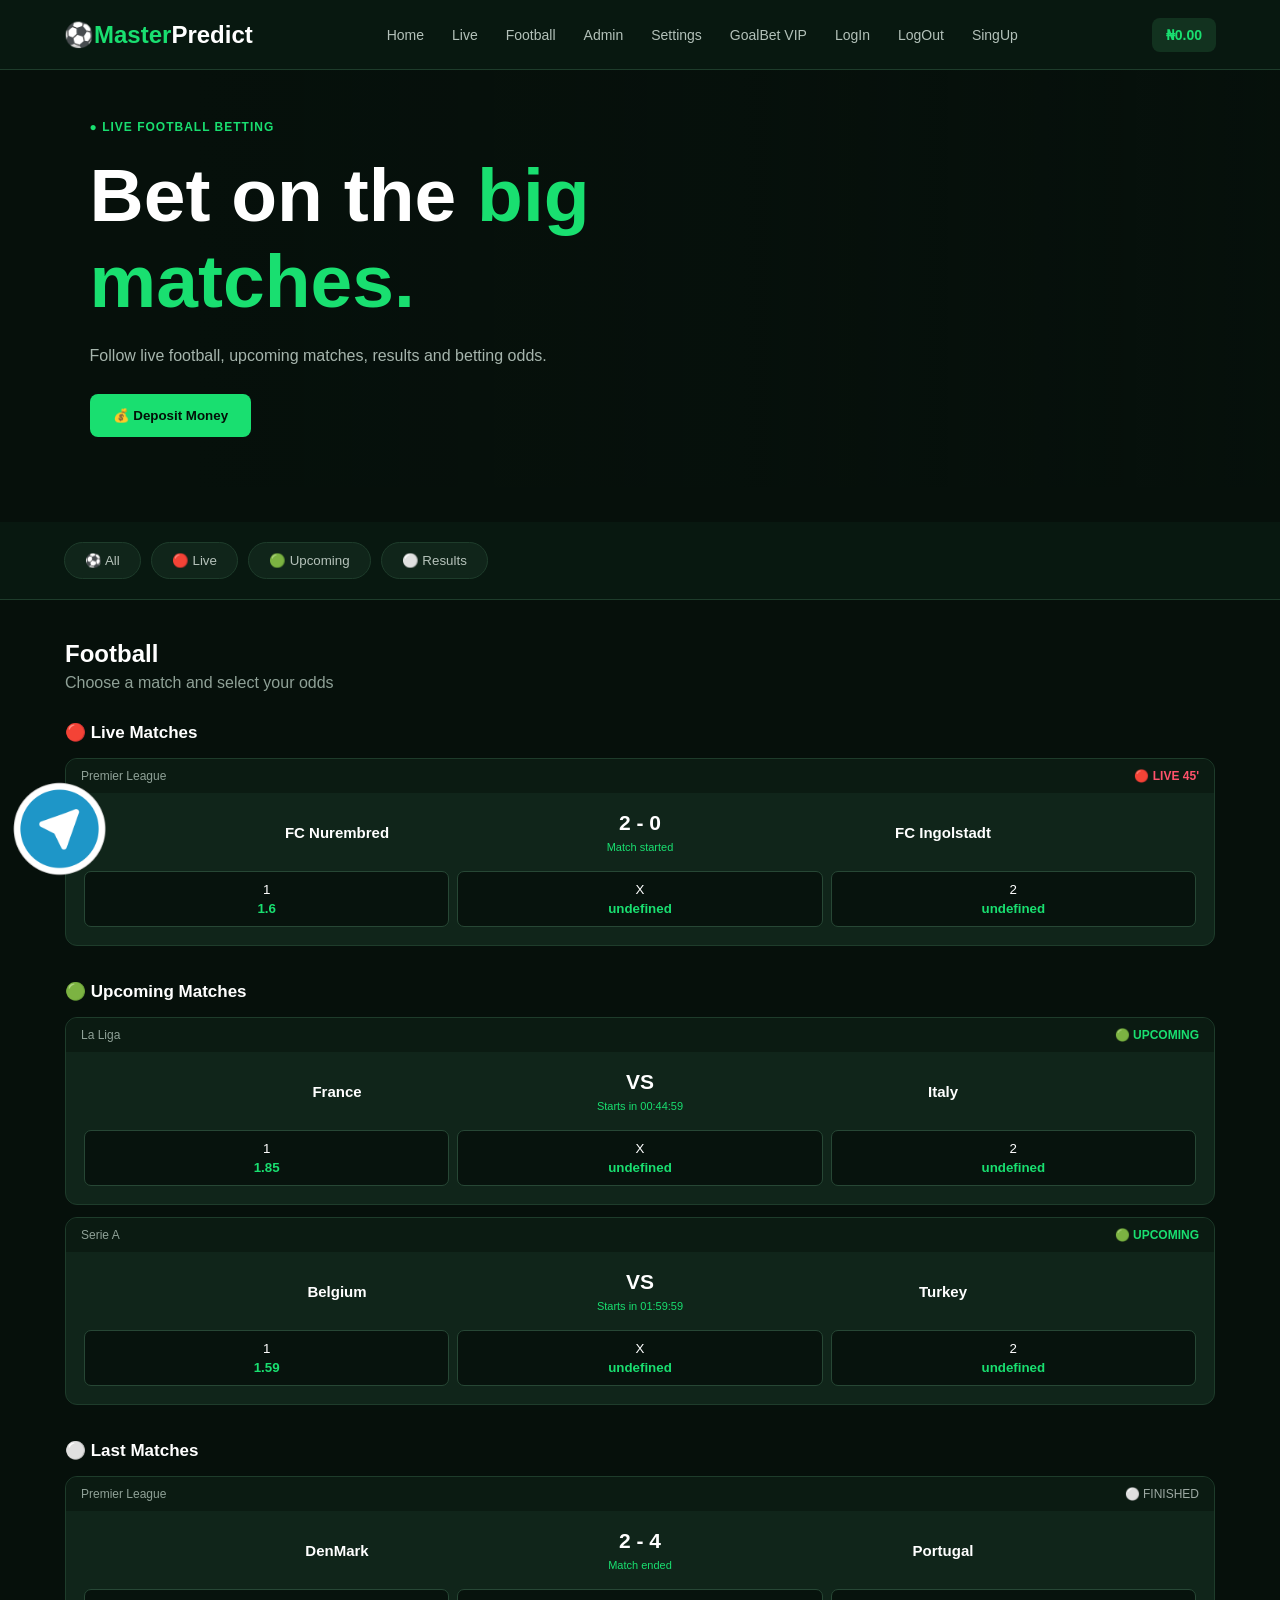
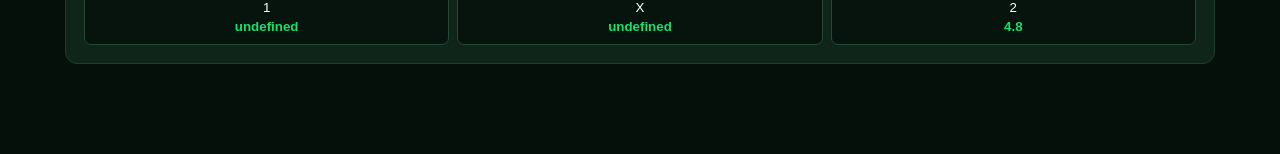
<file: index.html>
<!DOCTYPE html>
<html lang="en">

<head>
    <meta charset="UTF-8">

    <meta
        name="viewport"
        content="width=device-width, initial-scale=1.0">

    <title>BetZone Football</title>

    <link rel="stylesheet" href="style.css">
</head>

<body>

<!-- ================= HEADER ================= -->

<header class="header">

    <div class="logo">
        ⚽<span>Master</span>Predict
    </div>

    <nav>
        <a href="#home">Home</a>
        <a href="#live">Live</a>
        <a href="#matches">Football</a>
        <a href="file:///C:/Users/USER/Documents/Dashbord/home.html#dashboard">Admin</a>
        <a href="setting.html">Settings</a>
        <a href="vip.html">GoalBet VIP</a>
        <a href="login.html">LogIn</a>
        <a href="logout.html">LogOut</a>
        <a href="singup.html">SingUp</a>
    </nav>

    <div class="wallet">

        <span></span>

        <strong>
            ₦<span id="balance">0.00</span>
        </strong>

    </div>

</header>


<!-- ================= HERO ================= -->

<section class="hero" id="home">

    <div class="hero-content">

        <div class="live-label">
            ● LIVE FOOTBALL BETTING
        </div>

        <h1>
            Bet on the
            <span>big matches.</span>
        </h1>

        <p>
            Follow live football, upcoming matches,
            results and betting odds.
        </p>

        <button
            class="primary-btn"
            onclick="depositMoney()">

            💰 Deposit Money

        </button>

    </div>

</section>


<!-- ================= QUICK MENU ================= -->

<div class="quick-menu">

    <button onclick="showCategory('all')">
        ⚽ All
    </button>

    <button onclick="showCategory('live')">
        🔴 Live
    </button>

    <button onclick="showCategory('upcoming')">
        🟢 Upcoming
    </button>

    <button onclick="showCategory('finished')">
        ⚪ Results
    </button>

</div>


<!-- ================= MAIN ================= -->

<main id="matches">

    <div class="page-title">

        <h2>
            Football
        </h2>

        <p>
            Choose a match and select your odds
        </p>

    </div>


    <!-- LIVE -->

    <section id="live">

        <h3>🔴 Live Matches</h3>

        <div
            id="liveMatches"
            class="match-list">
        </div>

    </section>


    <!-- UPCOMING -->

    <section>

        <h3>🟢 Upcoming Matches</h3>

        <div
            id="upcomingMatches"
            class="match-list">
        </div>

    </section>


    <!-- FINISHED -->

    <section>

        <h3>⚪ Last Matches</h3>

        <div
            id="finishedMatches"
            class="match-list">
        </div>

    </section>

    <div class="boxes">
<a href="https://t.me/masterpredict258">
    <img src="image/round.png" alt="" style="height: 100%; width: 100%;">
</a>
</div>
</main>


<!-- ================= BET SLIP ================= -->

<!-- <aside class="betslip">

    <div class="betslip-header">

        <h2>🎟 Bet Slip</h2>

        <span id="betCount">
            0
        </span>

    </div>


    <div id="betItems">

        <div class="empty-slip">

            <div>
                🎟️
            </div>

            <p>
                Your bet slip is empty
            </p>

            <small>
                Select an odd to add a bet
            </small>

        </div>

    </div>


    <div class="bet-summary">

        <div>
            <span>Total Odds</span>

            <strong id="totalOdds">
                0.00
            </strong>
        </div>


        <label>
            Stake
        </label>

        <input
            id="stake"
            type="number"
            min="0"
            placeholder="₦ Enter amount"
            oninput="calculateWin()">


        <div>

            <span>Potential Win</span>

            <strong class="green">
                ₦<span id="potentialWin">
                    0.00
                </span>
            </strong>

        </div>


        <button
            class="place-btn"
            onclick="placeBet()">

            PLACE BET

        </button>

    </div>

</aside> -->


<!-- ================= MOBILE NAV ================= -->

<div class="mobile-nav">

    <a href="#home">
        🏠
        <small>Home</small>
    </a>

    <a href="#live">
        🔴
        <small>Live</small>
    </a>

    <a href="#matches">
        ⚽
        <small>Football</small>
    </a>

    <a href="file:///C:/Users/USER/Documents/Dashbord/home.html#dashboard">
        👤
        <small>Admin</small>
    </a>

</div>


<script src="app.js"></script>

</body>
</html>
</file>
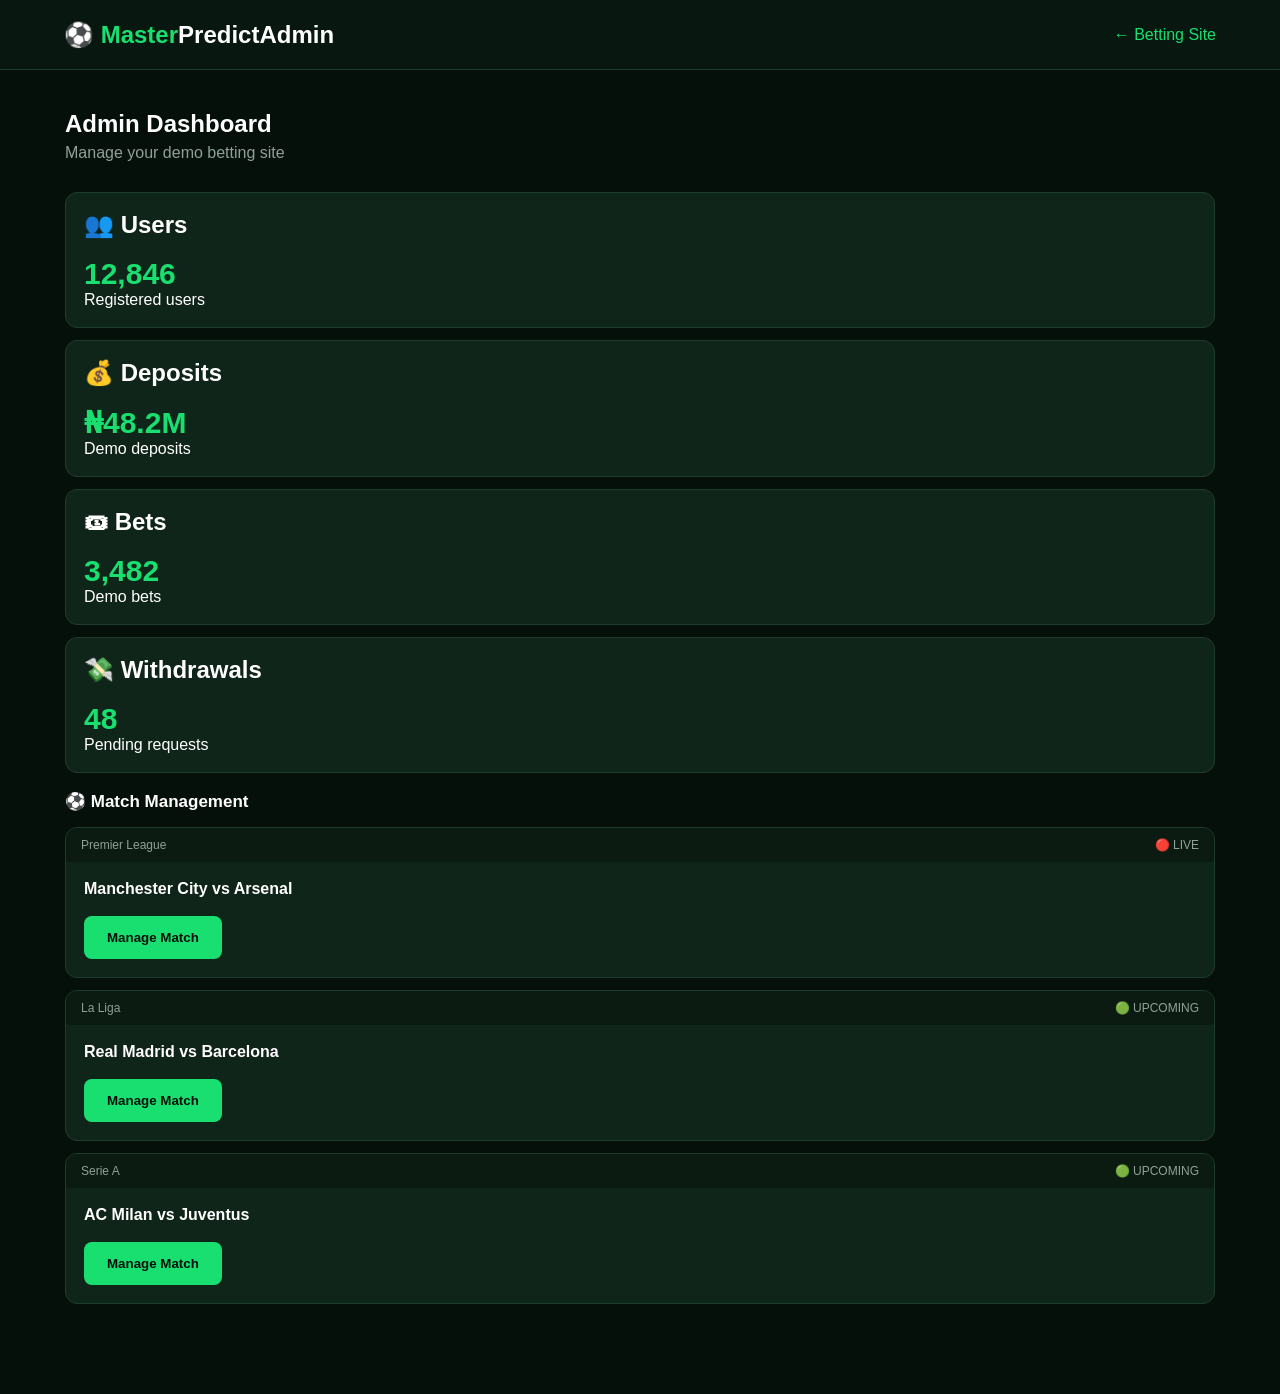
<file: admin.html>
<!DOCTYPE html>

<html lang="en">

<head>

    <meta charset="UTF-8">

    <meta
        name="viewport"
        content="width=device-width, initial-scale=1.0">

    <title>BetZone Admin</title>

    <link
        rel="stylesheet"
        href="style.css">

</head>

<body>

<header class="header">

    <div class="logo">
        ⚽ <span>Master</span>PredictAdmin
    </div>

    <a
        href="index.html"
        style="
            color:#19df70;
            text-decoration:none;
        ">

        ← Betting Site

    </a>

</header>


<main>

    <div class="page-title">

        <h2>
            Admin Dashboard
        </h2>

        <p>
            Manage your demo betting site
        </p>

    </div>


    <div class="match-list">

        <div class="match-card">

            <div class="match-body">

                <h2>
                    👥 Users
                </h2>

                <br>

                <strong
                    style="
                        color:#19df70;
                        font-size:30px;
                    ">

                    12,846

                </strong>

                <p>
                    Registered users
                </p>

            </div>

        </div>


        <div class="match-card">

            <div class="match-body">

                <h2>
                    💰 Deposits
                </h2>

                <br>

                <strong
                    style="
                        color:#19df70;
                        font-size:30px;
                    ">

                    ₦48.2M

                </strong>

                <p>
                    Demo deposits
                </p>

            </div>

        </div>


        <div class="match-card">

            <div class="match-body">

                <h2>
                    🎟 Bets
                </h2>

                <br>

                <strong
                    style="
                        color:#19df70;
                        font-size:30px;
                    ">

                    3,482

                </strong>

                <p>
                    Demo bets
                </p>

            </div>

        </div>


        <div class="match-card">

            <div class="match-body">

                <h2>
                    💸 Withdrawals
                </h2>

                <br>

                <strong
                    style="
                        color:#19df70;
                        font-size:30px;
                    ">

                    48

                </strong>

                <p>
                    Pending requests
                </p>

            </div>

        </div>

    </div>


    <br>


    <section>

        <h3>
            ⚽ Match Management
        </h3>

        <div
            id="adminMatches"
            class="match-list">
        </div>

    </section>

</main>


<script>

const matches = [

    {
        league: "Premier League",
        home: "Manchester City",
        away: "Arsenal",
        status: "🔴 LIVE"
    },

    {
        league: "La Liga",
        home: "Real Madrid",
        away: "Barcelona",
        status: "🟢 UPCOMING"
    },

    {
        league: "Serie A",
        home: "AC Milan",
        away: "Juventus",
        status: "🟢 UPCOMING"
    }

];


const container =
    document.getElementById(
        "adminMatches"
    );


matches.forEach(match => {

    container.innerHTML += `

        <div class="match-card">

            <div class="match-header">

                <span>
                    ${match.league}
                </span>

                <span>
                    ${match.status}
                </span>

            </div>

            <div class="match-body">

                <strong>
                    ${match.home}
                    vs
                    ${match.away}
                </strong>

                <br><br>

                <button
                    class="primary-btn"
                    onclick="
                        alert(
                            'Demo: betting market updated'
                        )
                    ">

                    Manage Match

                </button>

            </div>

        </div>

    `;

});

</script>

</body>
</html>
</file>
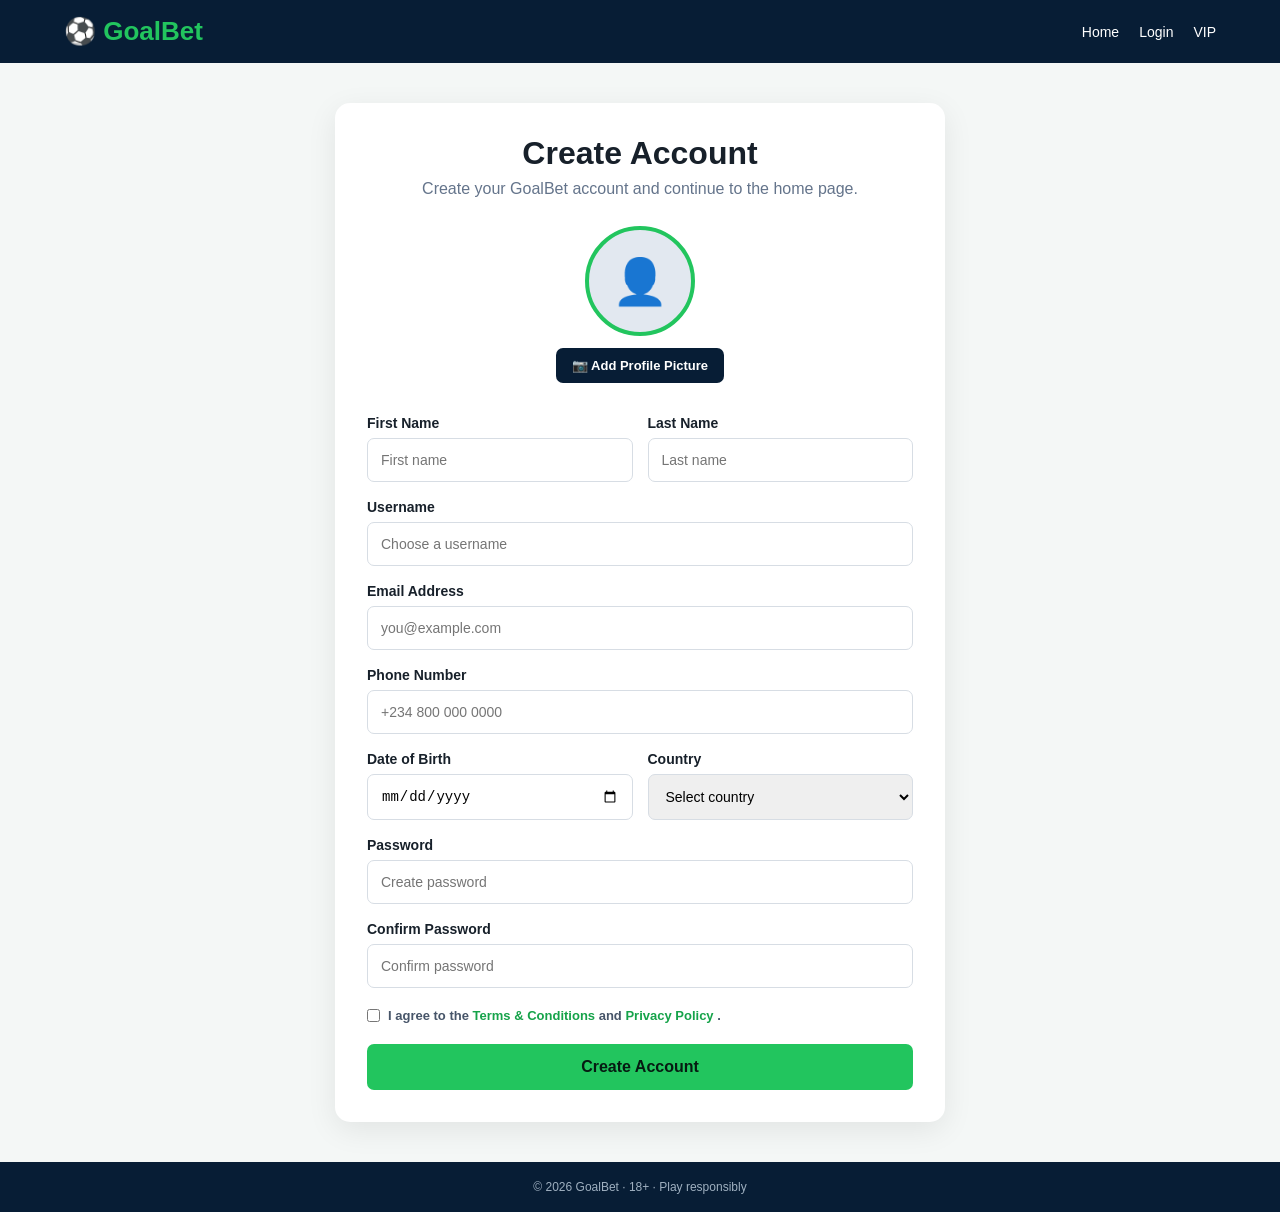
<file: creataccount.html>
<!DOCTYPE html>
<html lang="en">
<head>
  <meta charset="UTF-8">
  <meta name="viewport" content="width=device-width, initial-scale=1.0">
  <title>GoalBet - Create Account</title>

  <style>
    * {
      box-sizing: border-box;
      margin: 0;
      padding: 0;
    }

    body {
      font-family: Arial, sans-serif;
      min-height: 100vh;
      background: #f4f7f6;
      color: #17202a;
    }

    header {
      background: #071d35;
      color: white;
      padding: 16px 5%;
      display: flex;
      align-items: center;
      justify-content: space-between;
    }

    .logo {
      color: #22c55e;
      font-size: 26px;
      font-weight: bold;
    }

    nav {
      display: flex;
      gap: 20px;
    }

    nav a {
      color: white;
      text-decoration: none;
      font-size: 14px;
    }

    nav a:hover {
      color: #22c55e;
    }

    main {
      max-width: 650px;
      margin: 40px auto;
      padding: 0 20px;
    }

    .card {
      background: white;
      padding: 32px;
      border-radius: 15px;
      box-shadow: 0 8px 30px rgba(0,0,0,.08);
    }

    h1 {
      text-align: center;
      margin-bottom: 8px;
    }

    .subtitle {
      text-align: center;
      color: #64748b;
      margin-bottom: 28px;
    }

    .profile-upload {
      text-align: center;
      margin-bottom: 25px;
    }

    .profile-preview {
      width: 110px;
      height: 110px;
      border-radius: 50%;
      margin: auto;
      background: #e2e8f0;
      border: 4px solid #22c55e;
      overflow: hidden;
      display: flex;
      align-items: center;
      justify-content: center;
      font-size: 45px;
    }

    .profile-preview img {
      width: 100%;
      height: 100%;
      object-fit: cover;
      display: none;
    }

    .upload-btn {
      display: inline-block;
      margin-top: 12px;
      padding: 10px 16px;
      background: #071d35;
      color: white;
      border-radius: 7px;
      cursor: pointer;
      font-size: 13px;
    }

    #profilePicture {
      display: none;
    }

    .row {
      display: grid;
      grid-template-columns: 1fr 1fr;
      gap: 15px;
    }

    .form-group {
      margin-bottom: 17px;
    }

    label {
      display: block;
      font-weight: bold;
      font-size: 14px;
      margin-bottom: 7px;
    }

    input,
    select {
      width: 100%;
      padding: 13px;
      border: 1px solid #d7dde4;
      border-radius: 7px;
      outline: none;
      font-size: 14px;
    }

    input:focus,
    select:focus {
      border-color: #22c55e;
    }

    .terms {
      display: flex;
      gap: 8px;
      align-items: flex-start;
      margin: 18px 0;
      color: #475569;
      font-size: 13px;
      line-height: 1.5;
    }

    .terms input {
      width: auto;
      margin-top: 3px;
    }

    .terms a {
      color: #16a34a;
      font-weight: bold;
      text-decoration: none;
    }

    .create-btn {
      width: 100%;
      padding: 14px;
      border: none;
      border-radius: 7px;
      background: #22c55e;
      color: #061b12;
      font-weight: bold;
      font-size: 16px;
      cursor: pointer;
    }

    .create-btn:hover {
      background: #16a34a;
    }

    .message {
      display: none;
      padding: 12px;
      border-radius: 7px;
      margin-bottom: 18px;
      font-size: 14px;
    }

    .error {
      background: #fee2e2;
      color: #991b1b;
    }

    footer {
      margin-top: 40px;
      background: #071d35;
      color: #9fb0c0;
      text-align: center;
      padding: 18px;
      font-size: 12px;
    }

    @media (max-width: 600px) {
      nav {
        display: none;
      }

      .row {
        grid-template-columns: 1fr;
        gap: 0;
      }

      .card {
        padding: 24px 18px;
      }
    }
  </style>
</head>

<body>

<header>

  <div class="logo">
    ⚽ GoalBet
  </div>

  <nav>
    <a href="index.html">Home</a>
    <a href="login.html">Login</a>
    <a href="vip.html">VIP</a>
  </nav>

</header>


<main>

  <div class="card">

    <h1>Create Account</h1>

    <p class="subtitle">
      Create your GoalBet account and continue to the home page.
    </p>


    <div id="errorMessage" class="message error"></div>


    <!-- PROFILE PICTURE -->

    <div class="profile-upload">

      <div class="profile-preview">

        <span id="profileIcon">👤</span>

        <img
          id="profilePreview"
          alt="Profile preview"
        >

      </div>

      <label
        class="upload-btn"
        for="profilePicture"
      >
        📷 Add Profile Picture
      </label>

      <input
        id="profilePicture"
        type="file"
        accept="image/png,image/jpeg,image/webp"
        onchange="previewPicture(event)"
      >

    </div>


    <!-- ACCOUNT FORM -->

    <form
      id="createAccountForm"
      onsubmit="createAccount(event)"
    >

      <div class="row">

        <div class="form-group">

          <label for="firstName">
            First Name
          </label>

          <input
            id="firstName"
            type="text"
            placeholder="First name"
            required
          >

        </div>


        <div class="form-group">

          <label for="lastName">
            Last Name
          </label>

          <input
            id="lastName"
            type="text"
            placeholder="Last name"
            required
          >

        </div>

      </div>


      <div class="form-group">

        <label for="username">
          Username
        </label>

        <input
          id="username"
          type="text"
          placeholder="Choose a username"
          minlength="4"
          maxlength="20"
          required
        >

      </div>


      <div class="form-group">

        <label for="email">
          Email Address
        </label>

        <input
          id="email"
          type="email"
          placeholder="you@example.com"
          required
        >

      </div>


      <div class="form-group">

        <label for="phone">
          Phone Number
        </label>

        <input
          id="phone"
          type="tel"
          placeholder="+234 800 000 0000"
          required
        >

      </div>


      <div class="row">

        <div class="form-group">

          <label for="dob">
            Date of Birth
          </label>

          <input
            id="dob"
            type="date"
            required
          >

        </div>


        <div class="form-group">

          <label for="country">
            Country
          </label>

          <select id="country" required>

            <option value="">
              Select country
            </option>

            <option value="Nigeria">
              Nigeria
            </option>

            <option value="Ghana">
              Ghana
            </option>

            <option value="Kenya">
              Kenya
            </option>

            <option value="South Africa">
              South Africa
            </option>

            <option value="United Kingdom">
              United Kingdom
            </option>

            <option value="United States">
              United States
            </option>

            <option value="Other">
              Other
            </option>

          </select>

        </div>

      </div>


      <div class="form-group">

        <label for="password">
          Password
        </label>

        <input
          id="password"
          type="password"
          placeholder="Create password"
          minlength="8"
          required
        >

      </div>


      <div class="form-group">

        <label for="confirmPassword">
          Confirm Password
        </label>

        <input
          id="confirmPassword"
          type="password"
          placeholder="Confirm password"
          required
        >

      </div>


      <label class="terms">

        <input
          id="terms"
          type="checkbox"
          required
        >

        <span>
          I agree to the
          <a href="terms.html">
            Terms & Conditions
          </a>
          and
          <a href="privacy.html">
            Privacy Policy
          </a>.
        </span>

      </label>


      <button
        type="submit"
        class="create-btn"
      >
        Create Account
      </button>

    </form>

  </div>

</main>


<footer>
  © 2026 GoalBet · 18+ · Play responsibly
</footer>


<script>

let profilePictureData = "";


/*
========================================
PROFILE PICTURE PREVIEW
========================================
*/

function previewPicture(event) {

  const file =
    event.target.files[0];

  if (!file) return;


  if (!file.type.startsWith("image/")) {

    showError(
      "Please select a valid image."
    );

    return;
  }


  if (file.size > 2 * 1024 * 1024) {

    showError(
      "Profile picture must be smaller than 2 MB."
    );

    return;
  }


  const reader =
    new FileReader();


  reader.onload = function(e) {

    profilePictureData =
      e.target.result;


    const preview =
      document.getElementById(
        "profilePreview"
      );


    preview.src =
      profilePictureData;


    preview.style.display =
      "block";


    document.getElementById(
      "profileIcon"
    ).style.display =
      "none";

  };


  reader.readAsDataURL(file);
}


/*
========================================
CREATE ACCOUNT
========================================
*/

function createAccount(event) {

  event.preventDefault();


  const firstName =
    document.getElementById(
      "firstName"
    ).value.trim();


  const lastName =
    document.getElementById(
      "lastName"
    ).value.trim();


  const username =
    document.getElementById(
      "username"
    ).value.trim();


  const email =
    document.getElementById(
      "email"
    ).value.trim();


  const phone =
    document.getElementById(
      "phone"
    ).value.trim();


  const dob =
    document.getElementById(
      "dob"
    ).value;


  const country =
    document.getElementById(
      "country"
    ).value;


  const password =
    document.getElementById(
      "password"
    ).value;


  const confirmPassword =
    document.getElementById(
      "confirmPassword"
    ).value;


  /*
  PASSWORD CHECK
  */

  if (password.length < 8) {

    showError(
      "Password must contain at least 8 characters."
    );

    return;
  }


  if (password !== confirmPassword) {

    showError(
      "Passwords do not match."
    );

    return;
  }


  /*
  USERNAME CHECK
  */

  if (
    !/^[a-zA-Z0-9_]{4,20}$/.test(
      username
    )
  ) {

    showError(
      "Username must contain 4–20 letters, numbers or underscores."
    );

    return;
  }


  /*
  CREATE ACCOUNT OBJECT
  */

  const account = {

    id:
      "GB-" + Date.now(),

    firstName:
      firstName,

    lastName:
      lastName,

    username:
      username,

    email:
      email,

    phone:
      phone,

    dob:
      dob,

    country:
      country,

    profilePicture:
      profilePictureData,

    vipStatus:
      "Not a VIP member",

    balance:
      0,

    status:
      "active",

    createdAt:
      new Date().toLocaleString()

  };


  /*
  SAVE ACCOUNT
  */

  localStorage.setItem(
    "goalbetAccount",
    JSON.stringify(account)
  );


  /*
  MARK USER AS LOGGED IN
  */

  sessionStorage.setItem(
    "goalbetLoggedIn",
    "true"
  );


  /*
  GO DIRECTLY TO HOME PAGE
  */

  window.location.href =
    "index.html";

}


/*
========================================
ERROR MESSAGE
========================================
*/

function showError(message) {

  const error =
    document.getElementById(
      "errorMessage"
    );

  error.textContent =
    message;

  error.style.display =
    "block";

}

</script>

</body>
</html>
</file>
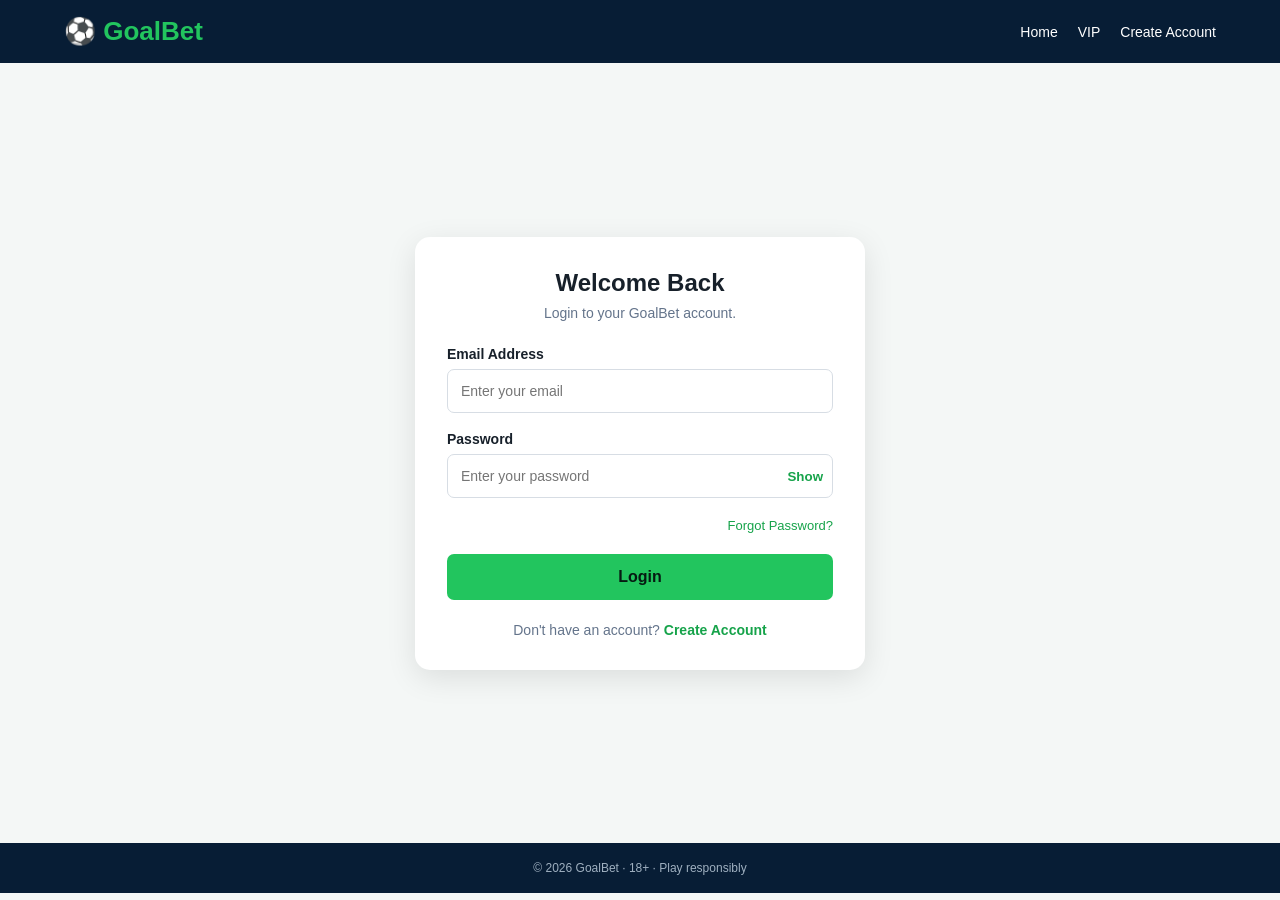
<file: login.html>
<!DOCTYPE html>
<html lang="en">

<head>

  <meta charset="UTF-8">

  <meta
    name="viewport"
    content="width=device-width, initial-scale=1.0"
  >

  <title>GoalBet - Login</title>


  <style>

    * {
      box-sizing: border-box;
      margin: 0;
      padding: 0;
    }


    body {
      font-family: Arial, sans-serif;
      min-height: 100vh;
      background: #f4f7f6;
      color: #17202a;
    }


    /* =========================
       HEADER
    ========================= */

    header {
      background: #071d35;
      color: white;
      padding: 16px 5%;

      display: flex;
      align-items: center;
      justify-content: space-between;
    }


    .logo {
      color: #22c55e;
      font-size: 26px;
      font-weight: bold;
    }


    nav {
      display: flex;
      gap: 20px;
    }


    nav a {
      color: white;
      text-decoration: none;
      font-size: 14px;
    }


    nav a:hover {
      color: #22c55e;
    }


    /* =========================
       MAIN
    ========================= */

    main {
      min-height: calc(100vh - 120px);

      display: flex;
      align-items: center;
      justify-content: center;

      padding: 35px 20px;
    }


    .login-card {
      width: 100%;
      max-width: 450px;

      background: white;

      padding: 32px;

      border-radius: 15px;

      box-shadow:
        0 8px 30px rgba(0,0,0,.10);
    }


    .login-title {
      text-align: center;
      margin-bottom: 25px;
    }


    .login-title h1 {
      margin-bottom: 8px;
    }


    .login-title p {
      color: #64748b;
      font-size: 14px;
    }


    /* =========================
       MESSAGES
    ========================= */

    .message {
      display: none;

      padding: 12px;

      border-radius: 7px;

      margin-bottom: 18px;

      font-size: 14px;

      line-height: 1.5;
    }


    .error {
      background: #fee2e2;
      color: #991b1b;
    }


    .success {
      background: #dcfce7;
      color: #166534;
    }


    .info {
      background: #dbeafe;
      color: #1e40af;
    }


    /* =========================
       FORM
    ========================= */

    .form-group {
      margin-bottom: 18px;
    }


    label {
      display: block;

      font-size: 14px;

      font-weight: bold;

      margin-bottom: 7px;
    }


    input {
      width: 100%;

      padding: 13px;

      border: 1px solid #d7dde4;

      border-radius: 7px;

      font-size: 14px;

      outline: none;
    }


    input:focus {
      border-color: #22c55e;
    }


    /* =========================
       PASSWORD FIELD
    ========================= */

    .password-box {
      position: relative;
    }


    .password-box input {
      padding-right: 75px;
    }


    .show-password {
      position: absolute;

      right: 10px;
      top: 50%;

      transform: translateY(-50%);

      border: none;

      background: transparent;

      color: #16a34a;

      font-weight: bold;

      cursor: pointer;
    }


    /* =========================
       BUTTON
    ========================= */

    .main-btn {
      width: 100%;

      padding: 14px;

      border: none;

      border-radius: 7px;

      background: #22c55e;

      color: #061b12;

      font-size: 16px;

      font-weight: bold;

      cursor: pointer;
    }


    .main-btn:hover {
      background: #16a34a;
    }


    /* =========================
       LINKS
    ========================= */

    .forgot-password {
      text-align: right;

      margin-top: 8px;
      margin-bottom: 20px;
    }


    .forgot-password button {
      border: none;

      background: transparent;

      color: #16a34a;

      font-size: 13px;

      cursor: pointer;
    }


    .forgot-password button:hover {
      text-decoration: underline;
    }


    .signup {
      text-align: center;

      margin-top: 22px;

      color: #64748b;

      font-size: 14px;
    }


    .signup a {
      color: #16a34a;

      font-weight: bold;

      text-decoration: none;
    }


    /* =========================
       RESET PASSWORD
    ========================= */

    #resetSection {
      display: none;
    }


    .back-login {
      margin-top: 15px;

      text-align: center;
    }


    .back-login button {
      border: none;

      background: transparent;

      color: #16a34a;

      cursor: pointer;

      font-weight: bold;
    }


    /* =========================
       FOOTER
    ========================= */

    footer {
      background: #071d35;

      color: #9fb0c0;

      text-align: center;

      padding: 18px;

      font-size: 12px;
    }


    @media(max-width: 600px) {

      nav {
        display: none;
      }

      .login-card {
        padding: 25px 20px;
      }

    }

  </style>

</head>


<body>


<!-- =========================
     HEADER
========================= -->

<header>

  <div class="logo">
    ⚽ GoalBet
  </div>


  <nav>

    <a href="index.html">
      Home
    </a>

    <a href="vip.html">
      VIP
    </a>

    <a href="create-account.html">
      Create Account
    </a>

  </nav>

</header>



<!-- =========================
     MAIN
========================= -->

<main>


  <div class="login-card">


    <!-- =====================
         LOGIN SECTION
    ====================== -->

    <section id="loginSection">


      <div class="login-title">

        <h1>
          Welcome Back
        </h1>

        <p>
          Login to your GoalBet account.
        </p>

      </div>


      <!-- ERROR -->

      <div
        id="loginError"
        class="message error"
      ></div>


      <!-- SUCCESS -->

      <div
        id="loginSuccess"
        class="message success"
      ></div>


      <form
        onsubmit="login(event)"
      >


        <!-- EMAIL -->

        <div class="form-group">

          <label for="loginEmail">
            Email Address
          </label>

          <input
            id="loginEmail"
            type="email"
            placeholder="Enter your email"
            autocomplete="email"
            required
          >

        </div>


        <!-- PASSWORD -->

        <div class="form-group">

          <label for="loginPassword">
            Password
          </label>


          <div class="password-box">

            <input
              id="loginPassword"
              type="password"
              placeholder="Enter your password"
              autocomplete="current-password"
              required
            >


            <button
              type="button"
              class="show-password"
              onclick="togglePassword()"
            >
              Show
            </button>

          </div>

        </div>


        <!-- FORGOT PASSWORD -->

        <div class="forgot-password">

          <button
            type="button"
            onclick="showReset()"
          >
            Forgot Password?
          </button>

        </div>


        <!-- LOGIN -->

        <button
          type="submit"
          class="main-btn"
        >
          Login
        </button>


      </form>


      <div class="signup">

        Don't have an account?

        <a href="creataccount.html">
          Create Account
        </a>

      </div>


    </section>



    <!-- =====================
         RESET SECTION
    ====================== -->

    <section id="resetSection">


      <div class="login-title">

        <h1>
          Reset Password
        </h1>

        <p>
          Enter your account email to receive a verification code.
        </p>

      </div>


      <div
        id="resetError"
        class="message error"
      ></div>


      <div
        id="resetInfo"
        class="message info"
      ></div>


      <div
        id="resetSuccess"
        class="message success"
      ></div>


      <!-- STEP 1 -->

      <div id="emailStep">

        <div class="form-group">

          <label for="resetEmail">
            Account Email
          </label>

          <input
            id="resetEmail"
            type="email"
            placeholder="Enter your signup email"
            required
          >

        </div>


        <button
          type="button"
          class="main-btn"
          onclick="sendResetCode()"
        >
          Get Verification Code
        </button>

      </div>


      <!-- STEP 2 -->

      <div
        id="codeStep"
        style="display:none;"
      >

        <div class="form-group">

          <label for="verificationCode">
            Verification Code
          </label>

          <input
            id="verificationCode"
            type="text"
            maxlength="6"
            placeholder="Enter 6-digit code"
          >

        </div>


        <button
          type="button"
          class="main-btn"
          onclick="verifyCode()"
        >
          Verify Code
        </button>

      </div>


      <!-- STEP 3 -->

      <div
        id="newPasswordStep"
        style="display:none;"
      >

        <div class="form-group">

          <label for="newPassword">
            New Password
          </label>

          <input
            id="newPassword"
            type="password"
            placeholder="Enter new password"
            minlength="8"
          >

        </div>


        <div class="form-group">

          <label for="confirmNewPassword">
            Confirm New Password
          </label>

          <input
            id="confirmNewPassword"
            type="password"
            placeholder="Confirm new password"
            minlength="8"
          >

        </div>


        <button
          type="button"
          class="main-btn"
          onclick="changePassword()"
        >
          Change Password
        </button>

      </div>


      <div class="back-login">

        <button
          type="button"
          onclick="showLogin()"
        >
          ← Back to Login
        </button>

      </div>


    </section>


  </div>

</main>



<footer>

  © 2026 GoalBet · 18+ · Play responsibly

</footer>



<script>


/*
==================================================
GET SAVED ACCOUNT
==================================================
*/

function getAccount() {

  const savedAccount =
    localStorage.getItem(
      "goalbetAccount"
    );


  if (!savedAccount) {
    return null;
  }


  try {

    return JSON.parse(
      savedAccount
    );

  } catch {

    return null;

  }

}



/*
==================================================
LOGIN
==================================================
*/

function login(event) {

  event.preventDefault();


  clearMessages();


  const email =
    document.getElementById(
      "loginEmail"
    ).value.trim().toLowerCase();


  const password =
    document.getElementById(
      "loginPassword"
    ).value;


  const account =
    getAccount();


  /*
  NO ACCOUNT
  */

  if (!account) {

    showLoginError(
      "No account was found. Please create an account first."
    );

    return;

  }


  /*
  CHECK EMAIL
  */

  if (
    email !==
    account.email.toLowerCase()
  ) {

    showLoginError(
      "The email address does not match the email used when you created your account."
    );

    return;

  }


  /*
  CHECK PASSWORD
  */

  if (
    password !==
    account.password
  ) {

    showLoginError(
      "The password is incorrect. Please try again or use Forgot Password."
    );

    return;

  }


  /*
  LOGIN SUCCESS
  */

  sessionStorage.setItem(
    "goalbetLoggedIn",
    "true"
  );


  sessionStorage.setItem(
    "goalbetLoginTime",
    new Date().toISOString()
  );


  showLoginSuccess(
    "Login successful. Taking you to the home page..."
  );


  /*
  GO HOME
  */

  setTimeout(function() {

    window.location.href =
      "index.html";

  }, 800);

}



/*
==================================================
SHOW LOGIN ERROR
==================================================
*/

function showLoginError(message) {

  const element =
    document.getElementById(
      "loginError"
    );


  element.textContent =
    message;


  element.style.display =
    "block";

}



/*
==================================================
SHOW LOGIN SUCCESS
==================================================
*/

function showLoginSuccess(message) {

  const element =
    document.getElementById(
      "loginSuccess"
    );


  element.textContent =
    message;


  element.style.display =
    "block";

}



/*
==================================================
TOGGLE PASSWORD
==================================================
*/

function togglePassword() {

  const password =
    document.getElementById(
      "loginPassword"
    );


  const button =
    document.querySelector(
      ".show-password"
    );


  if (
    password.type ===
    "password"
  ) {

    password.type =
      "text";

    button.textContent =
      "Hide";

  } else {

    password.type =
      "password";

    button.textContent =
      "Show";

  }

}



/*
==================================================
SHOW RESET PASSWORD PAGE
==================================================
*/

function showReset() {

  document.getElementById(
    "loginSection"
  ).style.display =
    "none";


  document.getElementById(
    "resetSection"
  ).style.display =
    "block";


  clearResetMessages();

}



/*
==================================================
BACK TO LOGIN
==================================================
*/

function showLogin() {

  document.getElementById(
    "resetSection"
  ).style.display =
    "none";


  document.getElementById(
    "loginSection"
  ).style.display =
    "block";


  clearMessages();

}



/*
==================================================
SEND RESET CODE
==================================================
*/

function sendResetCode() {

  clearResetMessages();


  const email =
    document.getElementById(
      "resetEmail"
    ).value.trim().toLowerCase();


  const account =
    getAccount();


  /*
  CHECK ACCOUNT
  */

  if (!account) {

    showResetError(
      "No GoalBet account exists yet. Please create an account first."
    );

    return;

  }


  /*
  CHECK EMAIL
  */

  if (
    email !==
    account.email.toLowerCase()
  ) {

    showResetError(
      "This email does not match the email used when the account was created."
    );

    return;

  }


  /*
  DEMO VERIFICATION CODE
  */

  const code =
    Math.floor(
      100000 +
      Math.random() * 900000
    ).toString();


  /*
  Save temporary reset information.
  */

  sessionStorage.setItem(
    "goalbetResetEmail",
    email
  );


  sessionStorage.setItem(
    "goalbetResetCode",
    code
  );


  /*
  DEMO ONLY:
  Show the code on screen.

  In a real application, the code
  must be sent through a secure
  backend email/SMS service.
  */

  showResetInfo(
    "Demo verification code: " +
    code +
    ". In a real website, this code would be sent to your email or phone."
  );


  /*
  SHOW CODE STEP
  */

  document.getElementById(
    "emailStep"
  ).style.display =
    "none";


  document.getElementById(
    "codeStep"
  ).style.display =
    "block";

}



/*
==================================================
VERIFY CODE
==================================================
*/

function verifyCode() {

  clearResetMessages();


  const enteredCode =
    document.getElementById(
      "verificationCode"
    ).value.trim();


  const savedCode =
    sessionStorage.getItem(
      "goalbetResetCode"
    );


  if (!savedCode) {

    showResetError(
      "Your verification code has expired. Please request a new code."
    );

    return;

  }


  if (
    enteredCode !==
    savedCode
  ) {

    showResetError(
      "The verification code is incorrect."
    );

    return;

  }


  /*
  CODE IS CORRECT
  */

  document.getElementById(
    "codeStep"
  ).style.display =
    "none";


  document.getElementById(
    "newPasswordStep"
  ).style.display =
    "block";


  showResetSuccess(
    "Code verified. You can now create a new password."
  );

}



/*
==================================================
CHANGE PASSWORD
==================================================
*/

function changePassword() {

  clearResetMessages();


  const newPassword =
    document.getElementById(
      "newPassword"
    ).value;


  const confirmPassword =
    document.getElementById(
      "confirmNewPassword"
    ).value;


  /*
  PASSWORD LENGTH
  */

  if (
    newPassword.length <
    8
  ) {

    showResetError(
      "Your new password must contain at least 8 characters."
    );

    return;

  }


  /*
  PASSWORD MATCH
  */

  if (
    newPassword !==
    confirmPassword
  ) {

    showResetError(
      "The new passwords do not match."
    );

    return;

  }


  /*
  GET ACCOUNT
  */

  const account =
    getAccount();


  if (!account) {

    showResetError(
      "Account could not be found."
    );

    return;

  }


  /*
  SAVE NEW PASSWORD
  */

  account.password =
    newPassword;


  localStorage.setItem(
    "goalbetAccount",
    JSON.stringify(account)
  );


  /*
  CLEAR RESET DATA
  */

  sessionStorage.removeItem(
    "goalbetResetCode"
  );


  sessionStorage.removeItem(
    "goalbetResetEmail"
  );


  /*
  SUCCESS
  */

  showResetSuccess(
    "Password changed successfully. You can now login with your new password."
  );


  /*
  RETURN TO LOGIN
  */

  setTimeout(function() {

    showLogin();

    document.getElementById(
      "loginEmail"
    ).value =
      account.email;


    document.getElementById(
      "loginPassword"
    ).value =
      "";

  }, 1200);

}



/*
==================================================
CLEAR LOGIN MESSAGES
==================================================
*/

function clearMessages() {

  document.getElementById(
    "loginError"
  ).style.display =
    "none";


  document.getElementById(
    "loginSuccess"
  ).style.display =
    "none";

}



/*
==================================================
CLEAR RESET MESSAGES
==================================================
*/

function clearResetMessages() {

  document.getElementById(
    "resetError"
  ).style.display =
    "none";


  document.getElementById(
    "resetInfo"
  ).style.display =
    "none";


  document.getElementById(
    "resetSuccess"
  ).style.display =
    "none";

}



/*
==================================================
RESET ERROR
==================================================
*/

function showResetError(message) {

  const element =
    document.getElementById(
      "resetError"
    );


  element.textContent =
    message;


  element.style.display =
    "block";

}



/*
==================================================
RESET INFO
==================================================
*/

function showResetInfo(message) {

  const element =
    document.getElementById(
      "resetInfo"
    );


  element.textContent =
    message;


  element.style.display =
    "block";

}



/*
==================================================
RESET SUCCESS
==================================================
*/

function showResetSuccess(message) {

  const element =
    document.getElementById(
      "resetSuccess"
    );


  element.textContent =
    message;


  element.style.display =
    "block";

}


</script>

</body>

</html>
</file>
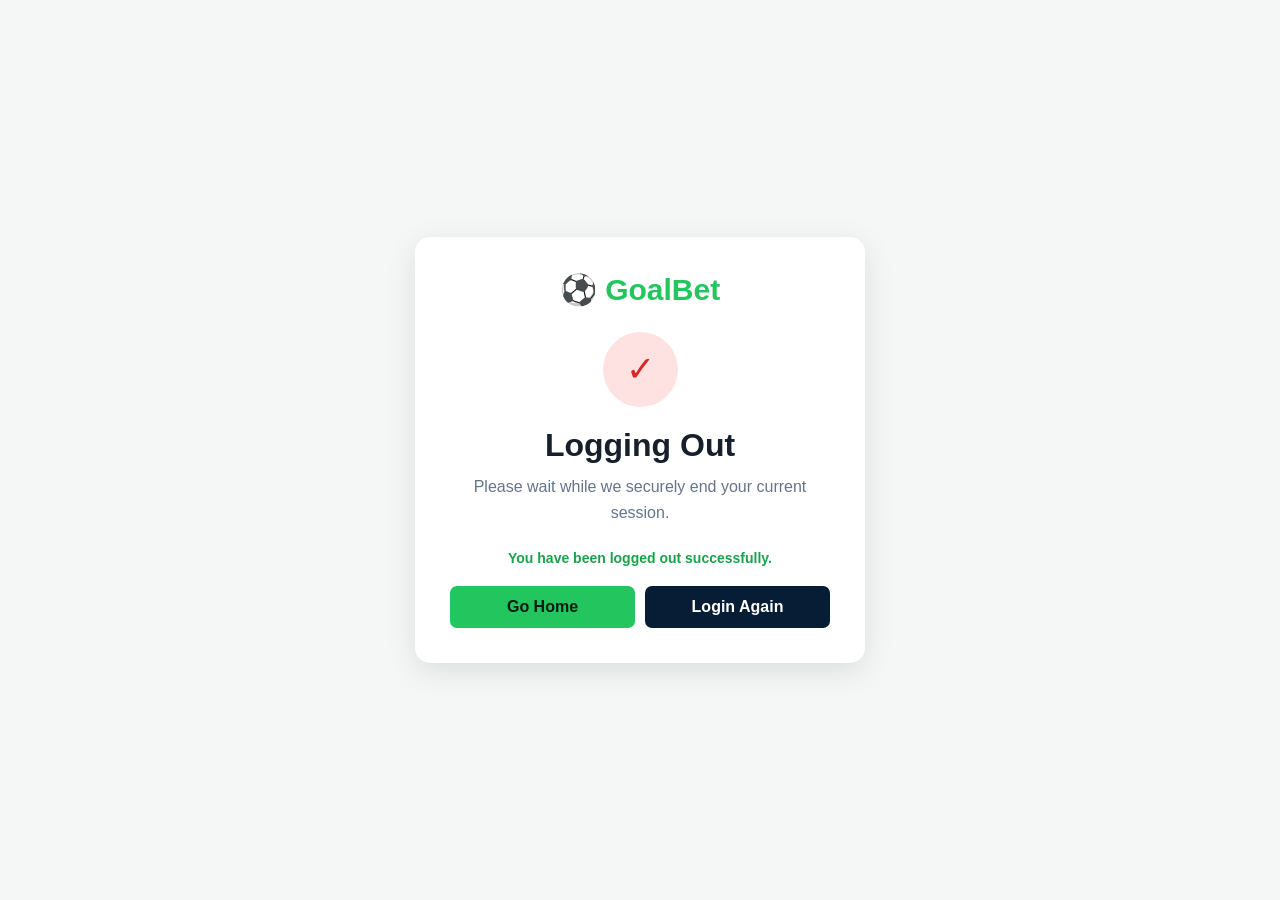
<file: logout.html>
<!DOCTYPE html>
<html lang="en">
<head>
  <meta charset="UTF-8">
  <meta name="viewport" content="width=device-width, initial-scale=1.0">

  <title>GoalBet - Logout</title>

  <style>

    * {
      box-sizing: border-box;
      margin: 0;
      padding: 0;
    }

    body {
      font-family: Arial, sans-serif;
      min-height: 100vh;
      background: #f4f7f6;
      display: flex;
      align-items: center;
      justify-content: center;
      color: #17202a;
    }

    .logout-card {
      width: 92%;
      max-width: 450px;
      background: white;
      padding: 35px;
      text-align: center;
      border-radius: 15px;
      box-shadow: 0 8px 30px rgba(0,0,0,.10);
    }

    .logo {
      color: #22c55e;
      font-size: 30px;
      font-weight: bold;
      margin-bottom: 25px;
    }

    .logout-icon {
      width: 75px;
      height: 75px;
      margin: auto;
      border-radius: 50%;
      background: #fee2e2;
      color: #dc2626;
      display: flex;
      align-items: center;
      justify-content: center;
      font-size: 35px;
      margin-bottom: 20px;
    }

    h1 {
      margin-bottom: 10px;
    }

    p {
      color: #64748b;
      line-height: 1.6;
      margin-bottom: 25px;
    }

    .loading {
      width: 35px;
      height: 35px;
      border: 4px solid #e2e8f0;
      border-top-color: #22c55e;
      border-radius: 50%;
      animation: spin .8s linear infinite;
      margin: 20px auto;
    }

    @keyframes spin {
      to {
        transform: rotate(360deg);
      }
    }

    .buttons {
      display: flex;
      gap: 10px;
      margin-top: 20px;
    }

    button,
    a {
      flex: 1;
      padding: 12px;
      border-radius: 7px;
      border: none;
      text-decoration: none;
      font-weight: bold;
      cursor: pointer;
    }

    .home-btn {
      background: #22c55e;
      color: #061b12;
    }

    .login-btn {
      background: #071d35;
      color: white;
    }

    .status {
      color: #16a34a;
      font-size: 14px;
      font-weight: bold;
    }

  </style>
</head>

<body>

  <div class="logout-card">

    <div class="logo">
      ⚽ GoalBet
    </div>

    <div class="logout-icon">
      ✓
    </div>

    <h1>
      Logging Out
    </h1>

    <p>
      Please wait while we securely end your current session.
    </p>

    <div class="loading"></div>

    <div
      id="status"
      class="status"
    >
      Signing you out...
    </div>

    <div
      id="buttons"
      class="buttons"
      style="display:none;"
    >

      <a
        href="index.html"
        class="home-btn"
      >
        Go Home
      </a>

      <a
        href="login.html"
        class="login-btn"
      >
        Login Again
      </a>

    </div>

  </div>


  <script>

    /*
    ========================================
    LOG OUT USER
    ========================================

    The account itself is NOT deleted.

    Only the current login session is removed.

    This means the user can log in again later.
    ========================================
    */

    function logoutUser() {

      /*
      Remove the current session.
      */

      sessionStorage.removeItem(
        "goalbetLoggedIn"
      );


      /*
      If your prototype uses another
      session key, remove it here too.
      */

      sessionStorage.removeItem(
        "goalbetSession"
      );


      /*
      Update the page.
      */

      document.getElementById(
        "status"
      ).textContent =
        "You have been logged out successfully.";


      /*
      Stop the loading animation.
      */

      document.querySelector(
        ".loading"
      ).style.display =
        "none";


      /*
      Show navigation buttons.
      */

      document.getElementById(
        "buttons"
      ).style.display =
        "flex";


      /*
      Automatically return to Home
      after 1.5 seconds.
      */

      setTimeout(function() {

        window.location.href =
          "index.html";

      }, 1500);

    }


    /*
    Run logout automatically
    when the page opens.
    */

    window.addEventListener(
      "DOMContentLoaded",
      function() {

        setTimeout(
          logoutUser,
          800
        );

      }
    );

  </script>

</body>
</html>
</file>
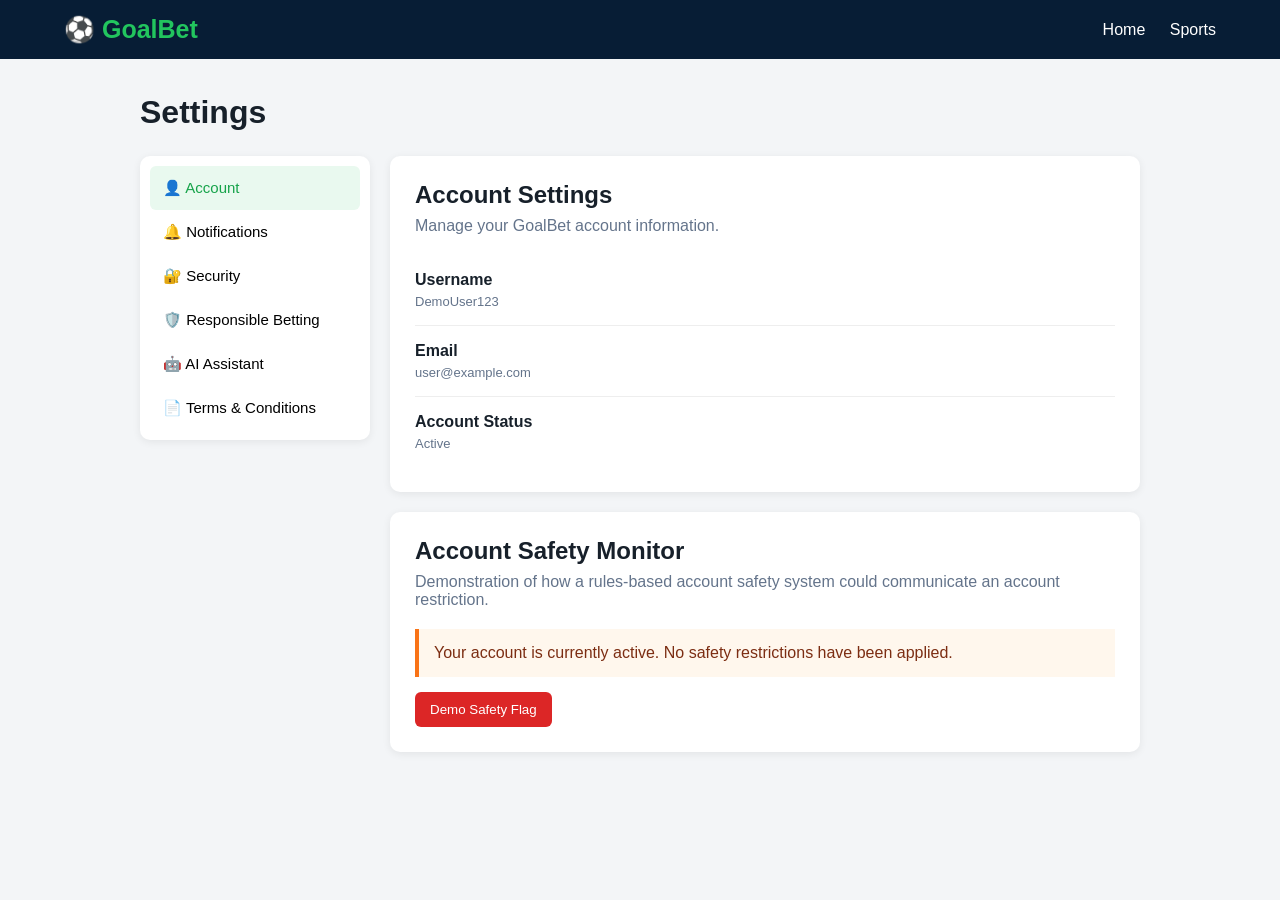
<file: setting.html>
<!DOCTYPE html>
<html lang="en">
<head>
  <meta charset="UTF-8">
  <meta name="viewport" content="width=device-width, initial-scale=1.0">

  <title>GoalBet - Settings</title>

  <style>
    * {
      box-sizing: border-box;
      margin: 0;
      padding: 0;
    }

    body {
      font-family: Arial, sans-serif;
      background: #f3f5f7;
      color: #17202a;
    }

    header {
      background: #071d35;
      color: white;
      padding: 15px 5%;
      display: flex;
      justify-content: space-between;
      align-items: center;
    }

    .logo {
      color: #22c55e;
      font-size: 25px;
      font-weight: bold;
    }

    header a {
      color: white;
      text-decoration: none;
      margin-left: 20px;
    }

    .container {
      width: 90%;
      max-width: 1000px;
      margin: 35px auto;
    }

    h1 {
      margin-bottom: 25px;
    }

    .settings-grid {
      display: grid;
      grid-template-columns: 230px 1fr;
      gap: 20px;
    }

    .menu,
    .card {
      background: white;
      border-radius: 10px;
      box-shadow: 0 2px 8px rgba(0,0,0,.07);
    }

    .menu {
      padding: 10px;
      height: fit-content;
    }

    .menu button {
      width: 100%;
      text-align: left;
      background: none;
      border: none;
      padding: 13px;
      border-radius: 6px;
      cursor: pointer;
      font-size: 15px;
    }

    .menu button:hover,
    .menu button.active {
      background: #e9f9ef;
      color: #16a34a;
    }

    .card {
      padding: 25px;
      margin-bottom: 20px;
    }

    .card h2 {
      margin-bottom: 8px;
    }

    .description {
      color: #64748b;
      margin-bottom: 20px;
    }

    .setting-row {
      display: flex;
      justify-content: space-between;
      align-items: center;
      padding: 16px 0;
      border-bottom: 1px solid #eee;
    }

    .setting-row:last-child {
      border-bottom: none;
    }

    .setting-row p {
      color: #64748b;
      font-size: 13px;
      margin-top: 5px;
    }

    .switch {
      position: relative;
      width: 45px;
      height: 24px;
    }

    .switch input {
      display: none;
    }

    .slider {
      position: absolute;
      inset: 0;
      background: #cbd5e1;
      border-radius: 20px;
      cursor: pointer;
    }

    .slider:before {
      content: "";
      position: absolute;
      width: 18px;
      height: 18px;
      left: 3px;
      top: 3px;
      background: white;
      border-radius: 50%;
      transition: .2s;
    }

    input:checked + .slider {
      background: #22c55e;
    }

    input:checked + .slider:before {
      transform: translateX(21px);
    }

    /* AI */

    .ai-box {
      background: linear-gradient(135deg, #071d35, #123b61);
      color: white;
      border-radius: 10px;
      padding: 25px;
    }

    .ai-title {
      display: flex;
      align-items: center;
      gap: 12px;
      margin-bottom: 10px;
    }

    .ai-icon {
      background: #22c55e;
      color: #061b12;
      width: 42px;
      height: 42px;
      display: grid;
      place-items: center;
      border-radius: 50%;
      font-size: 21px;
    }

    .ai-box p {
      color: #d5e3ef;
      margin-bottom: 18px;
    }

    .quick-questions {
      display: flex;
      flex-wrap: wrap;
      gap: 8px;
      margin-bottom: 15px;
    }

    .quick-questions button {
      border: 1px solid #41617d;
      background: #173b5c;
      color: white;
      padding: 8px 12px;
      border-radius: 20px;
      cursor: pointer;
    }

    .chat {
      height: 320px;
      overflow-y: auto;
      background: #f8fafc;
      color: #17202a;
      padding: 15px;
      border-radius: 8px;
      margin-bottom: 10px;
    }

    .message {
      padding: 10px 13px;
      border-radius: 10px;
      margin-bottom: 10px;
      max-width: 85%;
      line-height: 1.4;
    }

    .user-message {
      background: #dcfce7;
      margin-left: auto;
    }

    .ai-message {
      background: #e2e8f0;
    }

    .chat-input {
      display: flex;
      gap: 8px;
    }

    .chat-input input {
      flex: 1;
      padding: 13px;
      border: none;
      border-radius: 7px;
    }

    .chat-input button {
      background: #22c55e;
      border: none;
      padding: 0 20px;
      border-radius: 7px;
      font-weight: bold;
      cursor: pointer;
    }

    /* SAFETY */

    .warning {
      background: #fff7ed;
      border-left: 4px solid #f97316;
      padding: 15px;
      margin-top: 15px;
      color: #7c2d12;
    }

    .danger {
      background: #fee2e2;
      color: #991b1b;
    }

    .danger button {
      background: #dc2626;
      color: white;
      border: none;
      padding: 10px 15px;
      border-radius: 6px;
      cursor: pointer;
      margin-top: 12px;
    }

    @media(max-width: 750px) {
      .settings-grid {
        grid-template-columns: 1fr;
      }

      .setting-row {
        gap: 15px;
      }

      header {
        flex-wrap: wrap;
        gap: 10px;
      }
    }
  </style>
</head>

<body>

<header>

  <div class="logo">
    ⚽ GoalBet
  </div>

  <div>
    <a href="index.html">Home</a>
    <a href="index.html">Sports</a>
  </div>

</header>


<div class="container">

  <h1>Settings</h1>

  <div class="settings-grid">

    <!-- SETTINGS MENU -->

    <div class="menu">

      <button class="active" onclick="showSection('account', this)">
        👤 Account
      </button>

      <button onclick="showSection('notifications', this)">
        🔔 Notifications
      </button>

      <button onclick="showSection('security', this)">
        🔐 Security
      </button>

      <button onclick="showSection('responsible', this)">
        🛡️ Responsible Betting
      </button>

      <button onclick="showSection('ai', this)">
        🤖 AI Assistant
      </button>

      <button onclick="showSection('terms', this)">
        📄 Terms & Conditions
      </button>

    </div>


    <!-- SETTINGS CONTENT -->

    <div>

      <!-- ACCOUNT -->

      <section id="account" class="card">

        <h2>Account Settings</h2>

        <p class="description">
          Manage your GoalBet account information.
        </p>

        <div class="setting-row">
          <div>
            <strong>Username</strong>
            <p>DemoUser123</p>
          </div>
        </div>

        <div class="setting-row">
          <div>
            <strong>Email</strong>
            <p>user@example.com</p>
          </div>
        </div>

        <div class="setting-row">
          <div>
            <strong>Account Status</strong>
            <p id="accountStatus">Active</p>
          </div>
        </div>

      </section>


      <!-- NOTIFICATIONS -->

      <section id="notifications" class="card" hidden>

        <h2>Notifications</h2>

        <p class="description">
          Choose what notifications you receive.
        </p>

        <div class="setting-row">

          <div>
            <strong>Match notifications</strong>
            <p>Receive match reminders.</p>
          </div>

          <label class="switch">
            <input type="checkbox" checked>
            <span class="slider"></span>
          </label>

        </div>

        <div class="setting-row">

          <div>
            <strong>Bet slip updates</strong>
            <p>Receive updates about your selections.</p>
          </div>

          <label class="switch">
            <input type="checkbox" checked>
            <span class="slider"></span>
          </label>

        </div>

        <div class="setting-row">

          <div>
            <strong>Promotional notifications</strong>
            <p>Receive promotional messages.</p>
          </div>

          <label class="switch">
            <input type="checkbox">
            <span class="slider"></span>
          </label>

        </div>

      </section>


      <!-- SECURITY -->

      <section id="security" class="card" hidden>

        <h2>Security</h2>

        <p class="description">
          Protect your account.
        </p>

        <div class="setting-row">

          <div>
            <strong>Two-factor authentication</strong>
            <p>Add another layer of account protection.</p>
          </div>

          <label class="switch">
            <input type="checkbox">
            <span class="slider"></span>
          </label>

        </div>

        <div class="setting-row">

          <div>
            <strong>Login notifications</strong>
            <p>Notify me when a new login occurs.</p>
          </div>

          <label class="switch">
            <input type="checkbox" checked>
            <span class="slider"></span>
          </label>

        </div>

      </section>


      <!-- RESPONSIBLE BETTING -->

      <section id="responsible" class="card" hidden>

        <h2>Responsible Betting</h2>

        <p class="description">
          Set personal limits and take control of your betting activity.
        </p>

        <div class="setting-row">

          <div>
            <strong>Daily spending limit</strong>
            <p>Demo limit: ₦10,000</p>
          </div>

          <button onclick="setLimit()">
            Change
          </button>

        </div>

        <div class="setting-row">

          <div>
            <strong>Weekly spending limit</strong>
            <p>Demo limit: ₦50,000</p>
          </div>

          <button onclick="setLimit()">
            Change
          </button>

        </div>

        <div class="warning">
          Betting should be treated as entertainment. Never bet more
          than you can afford to lose.
        </div>

      </section>


      <!-- AI -->

      <section id="ai" class="card" hidden>

        <div class="ai-box">

          <div class="ai-title">

            <div class="ai-icon">
              🤖
            </div>

            <div>
              <h2>GoalBet AI Assistant</h2>
              <small>Site Help & Account Safety</small>
            </div>

          </div>

          <p>
            Ask me about GoalBet, how the bet slip works, site rules,
            account settings, responsible betting, or the Terms &
            Conditions.
          </p>


          <div class="quick-questions">

            <button onclick="askAI('How does the bet slip work?')">
              Bet Slip
            </button>

            <button onclick="askAI('What are the site rules?')">
              Site Rules
            </button>

            <button onclick="askAI('Why can an account be restricted?')">
              Account Rules
            </button>

            <button onclick="askAI('How can I set a betting limit?')">
              Betting Limits
            </button>

          </div>


          <div class="chat" id="chat">

            <div class="message ai-message">
              👋 Hello! I'm the GoalBet AI Assistant.
              Ask me anything about this website.
            </div>

          </div>


          <div class="chat-input">

            <input
              id="aiInput"
              type="text"
              placeholder="Ask about GoalBet..."
              onkeydown="handleAIKey(event)"
            >

            <button onclick="sendAI()">
              Send
            </button>

          </div>

        </div>

      </section>


      <!-- TERMS -->

      <section id="terms" class="card" hidden>

        <h2>Terms & Conditions</h2>

        <p class="description">
          Important rules for using the GoalBet demo.
        </p>

        <div class="warning">

          <strong>Account Safety</strong>

          <p style="margin-top:8px">
            Users must provide accurate information, respect other
            users, avoid fraudulent activity, and follow applicable
            laws and site rules.
          </p>

        </div>

        <br>

        <h3>Account restrictions</h3>

        <p style="margin-top:10px; line-height:1.6">

          GoalBet may flag accounts when its systems detect potential
          violations. Restrictions should be based on documented rules
          and appropriate review rather than an AI making an arbitrary
          decision.

        </p>

        <br>

        <h3>Responsible betting</h3>

        <p style="margin-top:10px; line-height:1.6">

          Users should only participate where permitted by law and
          should use available responsible-play controls.

        </p>

      </section>


      <!-- ACCOUNT SUSPENSION DEMO -->

      <section class="card">

        <h2>Account Safety Monitor</h2>

        <p class="description">
          Demonstration of how a rules-based account safety system
          could communicate an account restriction.
        </p>

        <div id="safetyMessage" class="warning">

          Your account is currently active.
          No safety restrictions have been applied.

        </div>

        <button
          onclick="demoViolation()"
          style="
            margin-top:15px;
            padding:10px 15px;
            border:none;
            border-radius:6px;
            background:#dc2626;
            color:white;
            cursor:pointer;
          "
        >
          Demo Safety Flag
        </button>

      </section>

    </div>

  </div>

</div>


<script>

  /*
  ==========================================
  SETTINGS NAVIGATION
  ==========================================
  */

  function showSection(sectionId, button) {

    const sections =
      document.querySelectorAll(
        ".card[id]"
      );

    sections.forEach(section => {
      section.hidden = true;
    });


    document.getElementById(sectionId).hidden = false;


    document
      .querySelectorAll(".menu button")
      .forEach(btn => {
        btn.classList.remove("active");
      });


    if (button) {
      button.classList.add("active");
    }

  }


  /*
  ==========================================
  AI KNOWLEDGE BASE
  ==========================================
  */

  const aiKnowledge = [

    {
      keywords: [
        "bet slip",
        "betslip",
        "bet slip work"
      ],

      answer:
        "The bet slip shows the selections you choose from the available match odds. You can remove selections, enter a demo stake, and see the calculated potential return."
    },


    {
      keywords: [
        "rules",
        "site rules",
        "terms",
        "terms and conditions"
      ],

      answer:
        "The main site rules require users to follow the Terms & Conditions, provide accurate information, avoid fraudulent activity, respect other users, and use the platform only where permitted by applicable law."
    },


    {
      keywords: [
        "suspend",
        "suspension",
        "restricted",
        "restriction"
      ],

      answer:
        "An account can be flagged for a potential rules violation. In a production system, the safety system should record the reason and apply the site's documented review and restriction process. The AI should explain the rule rather than make arbitrary suspension decisions."
    },


    {
      keywords: [
        "limit",
        "limits",
        "spending limit",
        "betting limit"
      ],

      answer:
        "You can use the Responsible Betting section to configure personal spending limits. The demo currently includes daily and weekly limits."
    },


    {
      keywords: [
        "security",
        "2fa",
        "two factor"
      ],

      answer:
        "Open Settings > Security to enable two-factor authentication and login notifications."
    },


    {
      keywords: [
        "notification",
        "notifications"
      ],

      answer:
        "Open Settings > Notifications to control match notifications, bet-slip updates, and promotional notifications."
    },


    {
      keywords: [
        "sports",
        "matches",
        "football",
        "basketball",
        "tennis"
      ],

      answer:
        "The Home page contains the available demo matches. Use the sport filters or search box to find matches and teams."
    },


    {
      keywords: [
        "account",
        "profile"
      ],

      answer:
        "Open Settings > Account to view your account information and current account status."
    },


    {
      keywords: [
        "hello",
        "hi",
        "hey"
      ],

      answer:
        "Hello! I'm the GoalBet AI Assistant. I can explain the website, settings, betting interface, responsible-play tools, and Terms & Conditions."
    }

  ];


  /*
  ==========================================
  AI RESPONSE
  ==========================================
  */

  function getAIResponse(question) {

    const text =
      question.toLowerCase();


    for (const item of aiKnowledge) {

      for (const keyword of item.keywords) {

        if (text.includes(keyword)) {

          return item.answer;

        }

      }

    }


    return `
      I don't have enough information to answer that
      specifically. I can explain GoalBet's matches,
      bet slip, settings, account rules, security,
      responsible betting tools, and Terms & Conditions.
    `;

  }


  /*
  ==========================================
  SEND AI MESSAGE
  ==========================================
  */

  function sendAI() {

    const input =
      document.getElementById("aiInput");

    const question =
      input.value.trim();


    if (!question) return;


    addChatMessage(
      question,
      "user-message"
    );


    input.value = "";


    // Simulate AI thinking
    setTimeout(() => {

      const response =
        getAIResponse(question);


      addChatMessage(
        response,
        "ai-message"
      );

    }, 500);

  }


  /*
  ==========================================
  QUICK QUESTION
  ==========================================
  */

  function askAI(question) {

    document.getElementById("aiInput").value =
      question;

    sendAI();

  }


  /*
  ==========================================
  CHAT MESSAGE
  ==========================================
  */

  function addChatMessage(message, className) {

    const chat =
      document.getElementById("chat");


    const div =
      document.createElement("div");


    div.className =
      `message ${className}`;


    div.innerText =
      message;


    chat.appendChild(div);


    chat.scrollTop =
      chat.scrollHeight;

  }


  /*
  ==========================================
  ENTER KEY
  ==========================================
  */

  function handleAIKey(event) {

    if (event.key === "Enter") {

      sendAI();

    }

  }


  /*
  ==========================================
  RESPONSIBLE BETTING LIMIT
  ==========================================
  */

  function setLimit() {

    const limit =
      prompt(
        "Enter your new demo spending limit:"
      );


    if (!limit) return;


    if (
      isNaN(limit) ||
      Number(limit) <= 0
    ) {

      alert(
        "Please enter a valid amount."
      );

      return;

    }


    alert(
      `Your demo limit has been set to ₦${Number(limit).toLocaleString()}.`
    );

  }


  /*
  ==========================================
  DEMO SAFETY FLAG
  ==========================================
  */

  function demoViolation() {

    const message =
      document.getElementById(
        "safetyMessage"
      );


    message.className =
      "warning danger";


    message.innerHTML = `
      <strong>Account Safety Flag</strong>

      <p style="margin-top:8px">
        A potential Terms & Conditions violation
        has been detected in this demonstration.
        The account has been marked for review.
      </p>

      <button onclick="clearSafetyFlag()">
        Clear Demo Flag
      </button>
    `;


    document.getElementById(
      "accountStatus"
    ).innerText =
      "Flagged for Review";

  }


  /*
  ==========================================
  CLEAR DEMO FLAG
  ==========================================
  */

  function clearSafetyFlag() {

    const message =
      document.getElementById(
        "safetyMessage"
      );


    message.className =
      "warning";


    message.innerHTML = `
      Your account is currently active.
      No safety restrictions have been applied.
    `;


    document.getElementById(
      "accountStatus"
    ).innerText =
      "Active";

  }

</script>

</body>
</html>
</file>
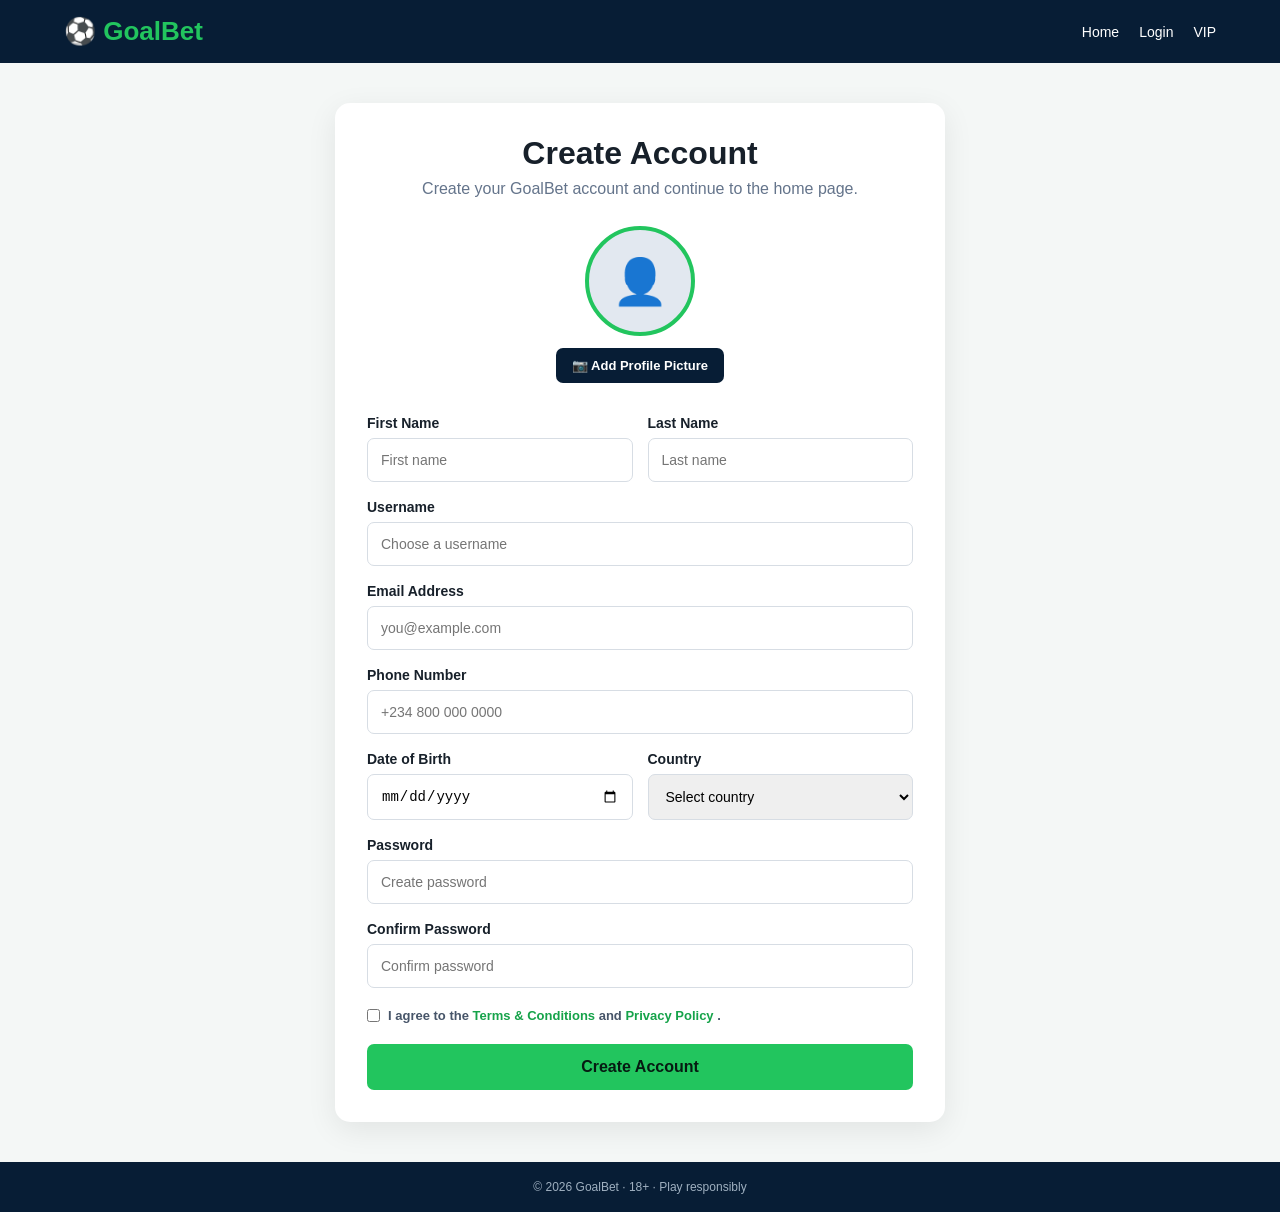
<file: singup.html>
<!DOCTYPE html>
<html lang="en">
<head>
  <meta charset="UTF-8">
  <meta name="viewport" content="width=device-width, initial-scale=1.0">
  <title>GoalBet - Create Account</title>

  <style>
    * {
      box-sizing: border-box;
      margin: 0;
      padding: 0;
    }

    body {
      font-family: Arial, sans-serif;
      min-height: 100vh;
      background: #f4f7f6;
      color: #17202a;
    }

    header {
      background: #071d35;
      color: white;
      padding: 16px 5%;
      display: flex;
      align-items: center;
      justify-content: space-between;
    }

    .logo {
      color: #22c55e;
      font-size: 26px;
      font-weight: bold;
    }

    nav {
      display: flex;
      gap: 20px;
    }

    nav a {
      color: white;
      text-decoration: none;
      font-size: 14px;
    }

    nav a:hover {
      color: #22c55e;
    }

    main {
      max-width: 650px;
      margin: 40px auto;
      padding: 0 20px;
    }

    .card {
      background: white;
      padding: 32px;
      border-radius: 15px;
      box-shadow: 0 8px 30px rgba(0,0,0,.08);
    }

    h1 {
      text-align: center;
      margin-bottom: 8px;
    }

    .subtitle {
      text-align: center;
      color: #64748b;
      margin-bottom: 28px;
    }

    .profile-upload {
      text-align: center;
      margin-bottom: 25px;
    }

    .profile-preview {
      width: 110px;
      height: 110px;
      border-radius: 50%;
      margin: auto;
      background: #e2e8f0;
      border: 4px solid #22c55e;
      overflow: hidden;
      display: flex;
      align-items: center;
      justify-content: center;
      font-size: 45px;
    }

    .profile-preview img {
      width: 100%;
      height: 100%;
      object-fit: cover;
      display: none;
    }

    .upload-btn {
      display: inline-block;
      margin-top: 12px;
      padding: 10px 16px;
      background: #071d35;
      color: white;
      border-radius: 7px;
      cursor: pointer;
      font-size: 13px;
    }

    #profilePicture {
      display: none;
    }

    .row {
      display: grid;
      grid-template-columns: 1fr 1fr;
      gap: 15px;
    }

    .form-group {
      margin-bottom: 17px;
    }

    label {
      display: block;
      font-weight: bold;
      font-size: 14px;
      margin-bottom: 7px;
    }

    input,
    select {
      width: 100%;
      padding: 13px;
      border: 1px solid #d7dde4;
      border-radius: 7px;
      outline: none;
      font-size: 14px;
    }

    input:focus,
    select:focus {
      border-color: #22c55e;
    }

    .terms {
      display: flex;
      gap: 8px;
      align-items: flex-start;
      margin: 18px 0;
      color: #475569;
      font-size: 13px;
      line-height: 1.5;
    }

    .terms input {
      width: auto;
      margin-top: 3px;
    }

    .terms a {
      color: #16a34a;
      font-weight: bold;
      text-decoration: none;
    }

    .create-btn {
      width: 100%;
      padding: 14px;
      border: none;
      border-radius: 7px;
      background: #22c55e;
      color: #061b12;
      font-weight: bold;
      font-size: 16px;
      cursor: pointer;
    }

    .create-btn:hover {
      background: #16a34a;
    }

    .message {
      display: none;
      padding: 12px;
      border-radius: 7px;
      margin-bottom: 18px;
      font-size: 14px;
    }

    .error {
      background: #fee2e2;
      color: #991b1b;
    }

    footer {
      margin-top: 40px;
      background: #071d35;
      color: #9fb0c0;
      text-align: center;
      padding: 18px;
      font-size: 12px;
    }

    @media (max-width: 600px) {
      nav {
        display: none;
      }

      .row {
        grid-template-columns: 1fr;
        gap: 0;
      }

      .card {
        padding: 24px 18px;
      }
    }
  </style>
</head>

<body>

<header>

  <div class="logo">
    ⚽ GoalBet
  </div>

  <nav>
    <a href="index.html">Home</a>
    <a href="login.html">Login</a>
    <a href="vip.html">VIP</a>
  </nav>

</header>


<main>

  <div class="card">

    <h1>Create Account</h1>

    <p class="subtitle">
      Create your GoalBet account and continue to the home page.
    </p>


    <div id="errorMessage" class="message error"></div>


    <!-- PROFILE PICTURE -->

    <div class="profile-upload">

      <div class="profile-preview">

        <span id="profileIcon">👤</span>

        <img
          id="profilePreview"
          alt="Profile preview"
        >

      </div>

      <label
        class="upload-btn"
        for="profilePicture"
      >
        📷 Add Profile Picture
      </label>

      <input
        id="profilePicture"
        type="file"
        accept="image/png,image/jpeg,image/webp"
        onchange="previewPicture(event)"
      >

    </div>


    <!-- ACCOUNT FORM -->

    <form
      id="createAccountForm"
      onsubmit="createAccount(event)"
    >

      <div class="row">

        <div class="form-group">

          <label for="firstName">
            First Name
          </label>

          <input
            id="firstName"
            type="text"
            placeholder="First name"
            required
          >

        </div>


        <div class="form-group">

          <label for="lastName">
            Last Name
          </label>

          <input
            id="lastName"
            type="text"
            placeholder="Last name"
            required
          >

        </div>

      </div>


      <div class="form-group">

        <label for="username">
          Username
        </label>

        <input
          id="username"
          type="text"
          placeholder="Choose a username"
          minlength="4"
          maxlength="20"
          required
        >

      </div>


      <div class="form-group">

        <label for="email">
          Email Address
        </label>

        <input
          id="email"
          type="email"
          placeholder="you@example.com"
          required
        >

      </div>


      <div class="form-group">

        <label for="phone">
          Phone Number
        </label>

        <input
          id="phone"
          type="tel"
          placeholder="+234 800 000 0000"
          required
        >

      </div>


      <div class="row">

        <div class="form-group">

          <label for="dob">
            Date of Birth
          </label>

          <input
            id="dob"
            type="date"
            required
          >

        </div>


        <div class="form-group">

          <label for="country">
            Country
          </label>

          <select id="country" required>

            <option value="">
              Select country
            </option>

            <option value="Nigeria">
              Nigeria
            </option>

            <option value="Ghana">
              Ghana
            </option>

            <option value="Kenya">
              Kenya
            </option>

            <option value="South Africa">
              South Africa
            </option>

            <option value="United Kingdom">
              United Kingdom
            </option>

            <option value="United States">
              United States
            </option>

            <option value="Other">
              Other
            </option>

          </select>

        </div>

      </div>


      <div class="form-group">

        <label for="password">
          Password
        </label>

        <input
          id="password"
          type="password"
          placeholder="Create password"
          minlength="8"
          required
        >

      </div>


      <div class="form-group">

        <label for="confirmPassword">
          Confirm Password
        </label>

        <input
          id="confirmPassword"
          type="password"
          placeholder="Confirm password"
          required
        >

      </div>


      <label class="terms">

        <input
          id="terms"
          type="checkbox"
          required
        >

        <span>
          I agree to the
          <a href="terms.html">
            Terms & Conditions
          </a>
          and
          <a href="privacy.html">
            Privacy Policy
          </a>.
        </span>

      </label>


     <a href="creataccount.html"><button
        type="submit"
        class="create-btn"
      >
        Create Account
      </button></a>

    </form>

  </div>

</main>


<footer>
  © 2026 GoalBet · 18+ · Play responsibly
</footer>


<script>

let profilePictureData = "";


/*
========================================
PROFILE PICTURE PREVIEW
========================================
*/

function previewPicture(event) {

  const file =
    event.target.files[0];

  if (!file) return;


  if (!file.type.startsWith("image/")) {

    showError(
      "Please select a valid image."
    );

    return;
  }


  if (file.size > 2 * 1024 * 1024) {

    showError(
      "Profile picture must be smaller than 2 MB."
    );

    return;
  }


  const reader =
    new FileReader();


  reader.onload = function(e) {

    profilePictureData =
      e.target.result;


    const preview =
      document.getElementById(
        "profilePreview"
      );


    preview.src =
      profilePictureData;


    preview.style.display =
      "block";


    document.getElementById(
      "profileIcon"
    ).style.display =
      "none";

  };


  reader.readAsDataURL(file);
}


/*
========================================
CREATE ACCOUNT
========================================
*/

function createAccount(event) {

  event.preventDefault();


  const firstName =
    document.getElementById(
      "firstName"
    ).value.trim();


  const lastName =
    document.getElementById(
      "lastName"
    ).value.trim();


  const username =
    document.getElementById(
      "username"
    ).value.trim();


  const email =
    document.getElementById(
      "email"
    ).value.trim();


  const phone =
    document.getElementById(
      "phone"
    ).value.trim();


  const dob =
    document.getElementById(
      "dob"
    ).value;


  const country =
    document.getElementById(
      "country"
    ).value;


  const password =
    document.getElementById(
      "password"
    ).value;


  const confirmPassword =
    document.getElementById(
      "confirmPassword"
    ).value;


  /*
  PASSWORD CHECK
  */

  if (password.length < 8) {

    showError(
      "Password must contain at least 8 characters."
    );

    return;
  }


  if (password !== confirmPassword) {

    showError(
      "Passwords do not match."
    );

    return;
  }


  /*
  USERNAME CHECK
  */

  if (
    !/^[a-zA-Z0-9_]{4,20}$/.test(
      username
    )
  ) {

    showError(
      "Username must contain 4–20 letters, numbers or underscores."
    );

    return;
  }


  /*
  CREATE ACCOUNT OBJECT
  */

  const account = {

    id:
      "GB-" + Date.now(),

    firstName:
      firstName,

    lastName:
      lastName,

    username:
      username,

    email:
      email,

    phone:
      phone,

    dob:
      dob,

    country:
      country,

    profilePicture:
      profilePictureData,

    vipStatus:
      "Not a VIP member",

    balance:
      0,

    status:
      "active",

    createdAt:
      new Date().toLocaleString()

  };


  /*
  SAVE ACCOUNT
  */

  localStorage.setItem(
    "goalbetAccount",
    JSON.stringify(account)
  );


  /*
  MARK USER AS LOGGED IN
  */

  sessionStorage.setItem(
    "goalbetLoggedIn",
    "true"
  );


  /*
  GO DIRECTLY TO HOME PAGE
  */

  window.location.href =
    "index.html";

}


/*
========================================
ERROR MESSAGE
========================================
*/

function showError(message) {

  const error =
    document.getElementById(
      "errorMessage"
    );

  error.textContent =
    message;

  error.style.display =
    "block";

}

</script>

</body>
</html>
</file>
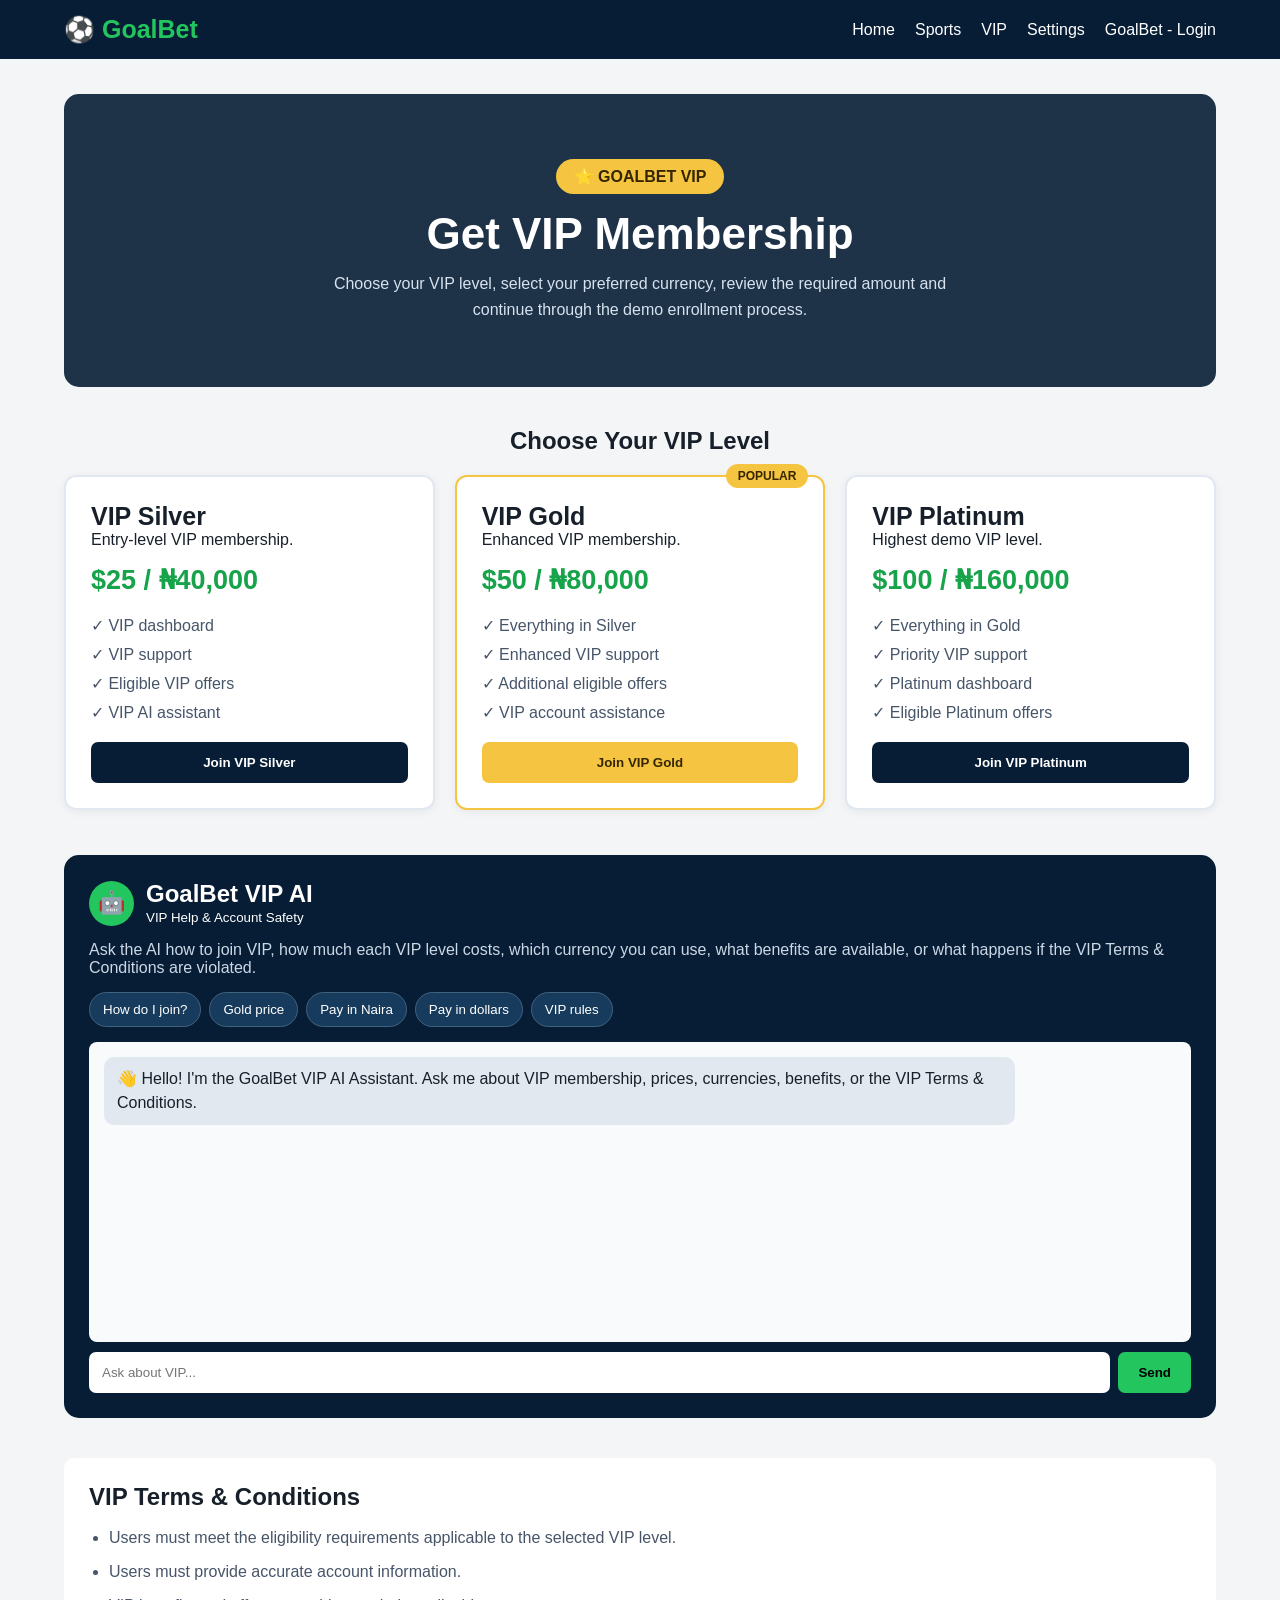
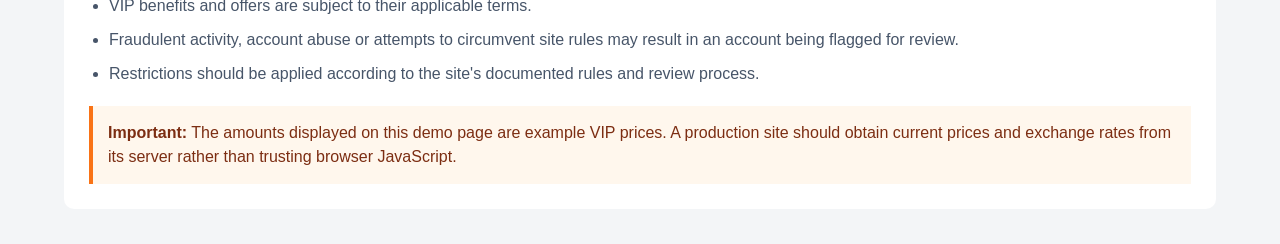
<file: vip.html>
<!DOCTYPE html>
<html lang="en">
<head>
  <meta charset="UTF-8">
  <meta name="viewport" content="width=device-width, initial-scale=1.0">

  <title>GoalBet VIP</title>

  <style>
    * {
      box-sizing: border-box;
      margin: 0;
      padding: 0;
    }

    body {
      font-family: Arial, sans-serif;
      background: #f3f5f7;
      color: #17202a;
    }

    header {
      background: #071d35;
      color: white;
      padding: 15px 5%;
      display: flex;
      justify-content: space-between;
      align-items: center;
    }

    .logo {
      color: #22c55e;
      font-size: 25px;
      font-weight: bold;
    }

    nav {
      display: flex;
      gap: 20px;
    }

    nav a {
      color: white;
      text-decoration: none;
    }

    nav a:hover {
      color: #22c55e;
    }

    .container {
      width: 90%;
      max-width: 1200px;
      margin: 35px auto;
    }

    .hero {
      background:
        linear-gradient(
          rgba(7,29,53,.90),
          rgba(7,29,53,.90)
        ),
        url("https://images.unsplash.com/photo-1511512578047-dfb367046420")
        center/cover;

      color: white;
      padding: 65px 30px;
      text-align: center;
      border-radius: 15px;
    }

    .vip-badge {
      display: inline-block;
      background: #f5c542;
      color: #352600;
      padding: 8px 18px;
      border-radius: 25px;
      font-weight: bold;
      margin-bottom: 15px;
    }

    .hero h1 {
      font-size: 44px;
      margin-bottom: 12px;
    }

    .hero p {
      color: #d6e2ef;
      max-width: 650px;
      margin: auto;
      line-height: 1.6;
    }

    .section-title {
      text-align: center;
      margin: 40px 0 20px;
    }

    /* VIP CARDS */

    .tiers {
      display: grid;
      grid-template-columns: repeat(3, 1fr);
      gap: 20px;
    }

    .tier {
      background: white;
      border-radius: 12px;
      padding: 25px;
      border: 2px solid #e2e8f0;
      box-shadow: 0 2px 8px rgba(0,0,0,.06);
      position: relative;
    }

    .tier.featured {
      border-color: #f5c542;
    }

    .popular {
      position: absolute;
      right: 15px;
      top: -13px;
      background: #f5c542;
      color: #352600;
      padding: 5px 12px;
      border-radius: 20px;
      font-size: 12px;
      font-weight: bold;
    }

    .tier h3 {
      font-size: 25px;
    }

    .price {
      font-size: 27px;
      color: #16a34a;
      font-weight: bold;
      margin: 15px 0;
    }

    .tier ul {
      list-style: none;
      margin: 20px 0;
    }

    .tier li {
      margin: 10px 0;
      color: #475569;
    }

    .join-btn {
      width: 100%;
      border: none;
      padding: 13px;
      border-radius: 7px;
      background: #071d35;
      color: white;
      font-weight: bold;
      cursor: pointer;
    }

    .featured .join-btn {
      background: #f5c542;
      color: #352600;
    }

    /* PAYMENT MODAL */

    .modal {
      display: none;
      position: fixed;
      inset: 0;
      background: rgba(0,0,0,.65);
      justify-content: center;
      align-items: center;
      z-index: 1000;
      padding: 20px;
    }

    .modal-box {
      background: white;
      width: 100%;
      max-width: 500px;
      padding: 28px;
      border-radius: 12px;
    }

    .modal-box h2 {
      margin-bottom: 10px;
    }

    .modal-box p {
      color: #64748b;
      line-height: 1.5;
      margin-bottom: 18px;
    }

    .field {
      margin-bottom: 15px;
    }

    .field label {
      display: block;
      font-weight: bold;
      margin-bottom: 7px;
    }

    .field input,
    .field select {
      width: 100%;
      padding: 13px;
      border: 1px solid #d7dde4;
      border-radius: 7px;
      font-size: 15px;
    }

    .amount-display {
      background: #eefbf2;
      border: 1px solid #bbf7d0;
      padding: 15px;
      border-radius: 7px;
      margin: 15px 0;
    }

    .modal-buttons {
      display: flex;
      gap: 10px;
      margin-top: 20px;
    }

    .modal-buttons button {
      flex: 1;
      padding: 13px;
      border: none;
      border-radius: 7px;
      cursor: pointer;
      font-weight: bold;
    }

    .cancel {
      background: #e2e8f0;
    }

    .continue {
      background: #22c55e;
    }

    /* AI */

    .ai-section {
      margin-top: 45px;
      background: #071d35;
      color: white;
      padding: 25px;
      border-radius: 15px;
    }

    .ai-header {
      display: flex;
      gap: 12px;
      align-items: center;
    }

    .ai-icon {
      width: 45px;
      height: 45px;
      background: #22c55e;
      color: #061b12;
      border-radius: 50%;
      display: grid;
      place-items: center;
      font-size: 22px;
    }

    .ai-section > p {
      color: #cbd8e5;
      margin: 15px 0;
    }

    .quick-buttons {
      display: flex;
      gap: 8px;
      flex-wrap: wrap;
      margin-bottom: 15px;
    }

    .quick-buttons button {
      background: #173b5c;
      border: 1px solid #41617d;
      color: white;
      padding: 9px 13px;
      border-radius: 20px;
      cursor: pointer;
    }

    .chat {
      height: 300px;
      overflow-y: auto;
      background: #f8fafc;
      color: #17202a;
      padding: 15px;
      border-radius: 8px;
    }

    .message {
      max-width: 85%;
      padding: 10px 13px;
      border-radius: 10px;
      margin-bottom: 10px;
      line-height: 1.5;
    }

    .ai-message {
      background: #e2e8f0;
    }

    .user-message {
      background: #dcfce7;
      margin-left: auto;
    }

    .chat-input {
      display: flex;
      gap: 8px;
      margin-top: 10px;
    }

    .chat-input input {
      flex: 1;
      padding: 13px;
      border: none;
      border-radius: 7px;
    }

    .chat-input button {
      background: #22c55e;
      border: none;
      padding: 0 20px;
      border-radius: 7px;
      font-weight: bold;
      cursor: pointer;
    }

    /* TERMS */

    .terms {
      background: white;
      padding: 25px;
      margin-top: 40px;
      border-radius: 10px;
    }

    .terms ul {
      margin: 15px 0 0 20px;
    }

    .terms li {
      margin: 10px 0;
      color: #475569;
      line-height: 1.5;
    }

    .warning {
      background: #fff7ed;
      border-left: 4px solid #f97316;
      padding: 15px;
      margin-top: 20px;
      color: #7c2d12;
      line-height: 1.5;
    }

    @media(max-width: 850px) {
      .tiers {
        grid-template-columns: 1fr;
      }
    }

    @media(max-width: 600px) {
      header {
        flex-wrap: wrap;
        gap: 12px;
      }

      nav {
        width: 100%;
        justify-content: center;
        flex-wrap: wrap;
      }

      .hero h1 {
        font-size: 32px;
      }
    }
  </style>
</head>

<body>

<header>

  <div class="logo">
    ⚽ GoalBet
  </div>

  <nav>
    <a href="index.html">Home</a>
    <a href="index.html">Sports</a>
    <a href="vip.html">VIP</a>
    <a href="setting.html">Settings</a>
    <a href="loging.html">GoalBet - Login</a>
  </nav>

</header>


<main class="container">

  <!-- HERO -->

  <section class="hero">

    <div class="vip-badge">
      ⭐ GOALBET VIP
    </div>

    <h1>
      Get VIP Membership
    </h1>

    <p>
      Choose your VIP level, select your preferred currency,
      review the required amount and continue through the
      demo enrollment process.
    </p>

  </section>


  <!-- VIP LEVELS -->

  <h2 class="section-title">
    Choose Your VIP Level
  </h2>


  <section class="tiers">


    <!-- SILVER -->

    <div class="tier">

      <h3>VIP Silver</h3>

      <p>
        Entry-level VIP membership.
      </p>

      <div class="price">
        $25 / ₦40,000
      </div>

      <ul>
        <li>✓ VIP dashboard</li>
        <li>✓ VIP support</li>
        <li>✓ Eligible VIP offers</li>
        <li>✓ VIP AI assistant</li>
      </ul>

      <button
        class="join-btn"
        onclick="openVIP('Silver')"
      >
        Join VIP Silver
      </button>

    </div>


    <!-- GOLD -->

    <div class="tier featured">

      <span class="popular">
        POPULAR
      </span>

      <h3>VIP Gold</h3>

      <p>
        Enhanced VIP membership.
      </p>

      <div class="price">
        $50 / ₦80,000
      </div>

      <ul>
        <li>✓ Everything in Silver</li>
        <li>✓ Enhanced VIP support</li>
        <li>✓ Additional eligible offers</li>
        <li>✓ VIP account assistance</li>
      </ul>

      <button
        class="join-btn"
        onclick="openVIP('Gold')"
      >
        Join VIP Gold
      </button>

    </div>


    <!-- PLATINUM -->

    <div class="tier">

      <h3>VIP Platinum</h3>

      <p>
        Highest demo VIP level.
      </p>

      <div class="price">
        $100 / ₦160,000
      </div>

      <ul>
        <li>✓ Everything in Gold</li>
        <li>✓ Priority VIP support</li>
        <li>✓ Platinum dashboard</li>
        <li>✓ Eligible Platinum offers</li>
      </ul>

      <button
        class="join-btn"
        onclick="openVIP('Platinum')"
      >
        Join VIP Platinum
      </button>

    </div>

  </section>


  <!-- AI -->

  <section class="ai-section">

    <div class="ai-header">

      <div class="ai-icon">
        🤖
      </div>

      <div>
        <h2>GoalBet VIP AI</h2>
        <small>VIP Help & Account Safety</small>
      </div>

    </div>


    <p>
      Ask the AI how to join VIP, how much each VIP level
      costs, which currency you can use, what benefits are
      available, or what happens if the VIP Terms & Conditions
      are violated.
    </p>


    <div class="quick-buttons">

      <button onclick="askAI('How do I join VIP?')">
        How do I join?
      </button>

      <button onclick="askAI('How much is VIP Gold?')">
        Gold price
      </button>

      <button onclick="askAI('Can I pay in naira?')">
        Pay in Naira
      </button>

      <button onclick="askAI('Can I pay in dollars?')">
        Pay in dollars
      </button>

      <button onclick="askAI('What happens if I break the VIP rules?')">
        VIP rules
      </button>

    </div>


    <div class="chat" id="chat">

      <div class="message ai-message">
        👋 Hello! I'm the GoalBet VIP AI Assistant.
        Ask me about VIP membership, prices, currencies,
        benefits, or the VIP Terms & Conditions.
      </div>

    </div>


    <div class="chat-input">

      <input
        id="aiInput"
        type="text"
        placeholder="Ask about VIP..."
        onkeydown="handleAIKey(event)"
      >

      <button onclick="sendAI()">
        Send
      </button>

    </div>

  </section>


  <!-- TERMS -->

  <section class="terms">

    <h2>
      VIP Terms & Conditions
    </h2>

    <ul>

      <li>
        Users must meet the eligibility requirements
        applicable to the selected VIP level.
      </li>

      <li>
        Users must provide accurate account information.
      </li>

      <li>
        VIP benefits and offers are subject to their
        applicable terms.
      </li>

      <li>
        Fraudulent activity, account abuse or attempts
        to circumvent site rules may result in an account
        being flagged for review.
      </li>

      <li>
        Restrictions should be applied according to the
        site's documented rules and review process.
      </li>

    </ul>


    <div class="warning">

      <strong>Important:</strong>

      The amounts displayed on this demo page are
      example VIP prices. A production site should
      obtain current prices and exchange rates from
      its server rather than trusting browser JavaScript.

    </div>

  </section>

</main>


<!-- VIP PAYMENT / JOIN MODAL -->

<div class="modal" id="vipModal">

  <div class="modal-box">

    <h2 id="modalTitle">
      Join VIP
    </h2>

    <p>
      Select your payment currency. The amount required
      will automatically change according to the VIP level
      you selected.
    </p>


    <div class="field">

      <label>
        VIP Level
      </label>

      <input
        id="selectedVIP"
        type="text"
        readonly
      >

    </div>


    <div class="field">

      <label>
        Payment Currency
      </label>

      <select
        id="currency"
        onchange="updateAmount()"
      >

        <option value="NGN">
          Nigerian Naira (₦)
        </option>

        <option value="USD">
          US Dollar ($)
        </option>

      </select>

    </div>


    <div class="amount-display">

      <strong>
        Amount Required
      </strong>

      <h2 id="amount">
        ₦40,000
      </h2>

    </div>


    <div class="field">

      <label>
        Terms & Conditions
      </label>

      <label style="font-weight:normal">

        <input
          type="checkbox"
          id="agreeTerms"
        >

        I have read and agree to the VIP Terms &
        Conditions.

      </label>

    </div>


    <div class="modal-buttons">

      <button
        class="cancel"
        onclick="closeVIP()"
      >
        Cancel
      </button>

      <button
        class="continue"
        onclick="continueVIP()"
      >
        Continue
      </button>

    </div>

  </div>

</div>


<script>

/*
================================================
VIP PRICES
================================================

These are DEMO prices.

For a real application, retrieve these from
your backend instead of trusting client-side
JavaScript.
*/

const vipPrices = {

  Silver: {
    USD: 25,
    NGN: 40000
  },

  Gold: {
    USD: 50,
    NGN: 80000
  },

  Platinum: {
    USD: 100,
    NGN: 160000
  }

};


let selectedVIP = "Silver";


/*
================================================
OPEN VIP MODAL
================================================
*/

function openVIP(level) {

  selectedVIP = level;

  document.getElementById(
    "selectedVIP"
  ).value = level;


  document.getElementById(
    "modalTitle"
  ).innerText =
    `Join VIP ${level}`;


  document.getElementById(
    "agreeTerms"
  ).checked = false;


  updateAmount();


  document.getElementById(
    "vipModal"
  ).style.display = "flex";

}


/*
================================================
CLOSE VIP MODAL
================================================
*/

function closeVIP() {

  document.getElementById(
    "vipModal"
  ).style.display = "none";

}


/*
================================================
UPDATE AMOUNT
================================================
*/

function updateAmount() {

  const currency =
    document.getElementById(
      "currency"
    ).value;


  const price =
    vipPrices[selectedVIP][currency];


  let formatted;


  if (currency === "USD") {

    formatted =
      "$" +
      price.toLocaleString();

  } else {

    formatted =
      "₦" +
      price.toLocaleString();

  }


  document.getElementById(
    "amount"
  ).innerText = formatted;

}


/*
================================================
CONTINUE VIP
================================================
*/

function continueVIP() {

  const agreed =
    document.getElementById(
      "agreeTerms"
    ).checked;


  if (!agreed) {

    alert(
      "Please read and agree to the VIP Terms & Conditions before continuing."
    );

    return;

  }


  const currency =
    document.getElementById(
      "currency"
    ).value;


  const amount =
    vipPrices[selectedVIP][currency];


  const formatted =
    currency === "USD"
      ? "$" + amount.toLocaleString()
      : "₦" + amount.toLocaleString();


  closeVIP();


  /*
    DEMO ONLY.

    Do NOT collect card/bank credentials
    directly in browser JavaScript.

    In production, create a payment session
    on your server and redirect to an approved
    payment provider.
  */

  alert(
    `VIP ${selectedVIP} selected.\n\n` +
    `Amount: ${formatted}\n\n` +
    `Demo enrollment request created.\n\n` +
    `A production site would now create a secure payment session on the server.`
  );

}


/*
================================================
AI KNOWLEDGE
================================================
*/

const vipAI = [

  {
    keywords: [
      "join vip",
      "how do i join",
      "join",
      "become vip"
    ],

    answer:
      "To join VIP, select Silver, Gold or Platinum. Then choose whether you want the displayed amount in Nigerian Naira (₦) or US Dollars ($), review the amount, accept the VIP Terms & Conditions and continue. In a real system, your account eligibility would then be checked before a secure payment session is created."
  },


  {
    keywords: [
      "price",
      "cost",
      "how much",
      "amount"
    ],

    answer:
      "The demo VIP prices are Silver: $25 / ₦40,000, Gold: $50 / ₦80,000, and Platinum: $100 / ₦160,000."
  },


  {
    keywords: [
      "naira",
      "ngn",
      "₦"
    ],

    answer:
      "Yes. The demo VIP enrollment allows you to select Nigerian Naira (₦). The example amounts are Silver ₦40,000, Gold ₦80,000 and Platinum ₦160,000."
  },


  {
    keywords: [
      "dollar",
      "dollars",
      "usd",
      "$"
    ],

    answer:
      "Yes. The demo VIP enrollment allows you to select US Dollars ($). The example amounts are Silver $25, Gold $50 and Platinum $100."
  },


  {
    keywords: [
      "silver"
    ],

    answer:
      "VIP Silver costs $25 / ₦40,000 in this demo and includes the VIP dashboard, VIP support, eligible VIP offers and the VIP AI assistant."
  },


  {
    keywords: [
      "gold"
    ],

    answer:
      "VIP Gold costs $50 / ₦80,000 in this demo and includes the Silver benefits plus enhanced VIP support and additional eligible offers."
  },


  {
    keywords: [
      "platinum"
    ],

    answer:
      "VIP Platinum costs $100 / ₦160,000 in this demo and includes the Gold benefits plus priority VIP support and the Platinum dashboard."
  },


  {
    keywords: [
      "benefit",
      "benefits"
    ],

    answer:
      "VIP benefits vary by level. The demo provides a VIP dashboard, VIP support, eligible offers and VIP account assistance. Always check the current VIP Terms & Conditions for the actual benefits."
  },


  {
    keywords: [
      "rules",
      "terms",
      "terms and conditions"
    ],

    answer:
      "VIP members must follow the site's Terms & Conditions, provide accurate information, avoid fraudulent activity and comply with applicable VIP promotion rules."
  },


  {
    keywords: [
      "suspend",
      "suspension",
      "restricted",
      "restriction",
      "violation",
      "break the rules"
    ],

    answer:
      "If a potential VIP Terms & Conditions violation is detected, the account can be flagged by the safety system. A production system should record the specific rule involved and use the documented review/restriction process. I can explain the rule and status, but account restrictions should be enforced by the server-side safety system rather than an AI making an arbitrary decision."
  },


  {
    keywords: [
      "hello",
      "hi",
      "hey"
    ],

    answer:
      "Hello! I can explain how to join VIP, VIP prices, payment currencies, benefits, eligibility and the VIP Terms & Conditions."
  }

];


/*
================================================
GET AI RESPONSE
================================================
*/

function getAIResponse(question) {

  const text =
    question.toLowerCase();


  for (const item of vipAI) {

    for (const keyword of item.keywords) {

      if (text.includes(keyword)) {

        return item.answer;

      }

    }

  }


  return `
    I can help you with:
    
    • How to join VIP
    • Silver, Gold and Platinum prices
    • Paying in Naira or Dollars
    • VIP benefits
    • VIP eligibility
    • VIP Terms & Conditions
    • Account safety and restrictions
  `;

}


/*
================================================
SEND AI MESSAGE
================================================
*/

function sendAI() {

  const input =
    document.getElementById(
      "aiInput"
    );


  const question =
    input.value.trim();


  if (!question) return;


  addMessage(
    question,
    "user-message"
  );


  input.value = "";


  setTimeout(() => {

    const response =
      getAIResponse(question);


    addMessage(
      response,
      "ai-message"
    );

  }, 500);

}


/*
================================================
QUICK AI QUESTION
================================================
*/

function askAI(question) {

  document.getElementById(
    "aiInput"
  ).value = question;


  sendAI();

}


/*
================================================
ADD CHAT MESSAGE
================================================
*/

function addMessage(
  message,
  className
) {

  const chat =
    document.getElementById(
      "chat"
    );


  const div =
    document.createElement(
      "div"
    );


  div.className =
    `message ${className}`;


  div.innerText =
    message;


  chat.appendChild(div);


  chat.scrollTop =
    chat.scrollHeight;

}


/*
================================================
ENTER KEY
================================================
*/

function handleAIKey(event) {

  if (event.key === "Enter") {

    sendAI();

  }

}


/*
================================================
CLOSE MODAL OUTSIDE
================================================
*/

window.onclick = function(event) {

  const modal =
    document.getElementById(
      "vipModal"
    );


  if (event.target === modal) {

    closeVIP();

  }

};

</script>

</body>
</html>
</file>
<file: style.css>
* {
    margin: 0;
    padding: 0;
    box-sizing: border-box;
}


:root {

    --green: #19df70;

    --dark: #06100b;

    --dark2: #0a1b12;

    --card: #10251a;

    --border: #1e3c2b;

    --text: #ffffff;

    --muted: #8fa197;

}


body {

    font-family:
        Arial,
        Helvetica,
        sans-serif;

    background:
        var(--dark);

    color:
        var(--text);

    min-height: 100vh;

    padding-bottom: 50px;
}


/* HEADER */

.header {

    height: 70px;

    padding:
        0 5%;

    display: flex;

    align-items: center;

    justify-content: space-between;

    background:
        #081810;

    border-bottom:
        1px solid var(--border);

    position: sticky;

    top: 0;

    z-index: 100;
}


.logo {

    font-size: 24px;

    font-weight: 800;
}


.logo span {

    color:
        var(--green);
}


nav {

    display: flex;

    gap: 28px;
}


nav a {

    color:
        #b3c1b9;

    text-decoration: none;

    font-size: 14px;
}


nav a:hover {

    color:
        var(--green);
}


.wallet {

    background:
        #12321f;

    padding:
        9px 14px;

    border-radius:
        8px;

    display: flex;

    flex-direction: column;

    font-size: 11px;

    color:
        var(--muted);
}


.wallet strong {

    color:
        var(--green);

    font-size: 14px;
}


/* HERO */

.hero {

    min-height: 390px;

    display: flex;

    align-items: center;

    padding:
        50px 7%;

    background:

        linear-gradient(
            90deg,
            #06100b 15%,
            rgba(6,16,11,.82),
            rgba(6,16,11,.25)
        ),

        url(
            "https://images.unsplash.com/photo-1579952363873-27f3bade9f55?auto=format&fit=crop&w=1600&q=80"
        );

    background-size:
        cover;

    background-position:
        center;
}


.hero-content {

    max-width:
        650px;
}


.live-label {

    color:
        var(--green);

    font-size:
        12px;

    font-weight:
        bold;

    letter-spacing:
        1px;
}


.hero h1 {

    font-size:
        clamp(42px, 7vw, 75px);

    margin:
        18px 0;
}


.hero h1 span {

    color:
        var(--green);
}


.hero p {

    color:
        #a6b5ad;

    line-height:
        1.7;

    max-width:
        520px;

    margin-bottom:
        25px;
}


.primary-btn,
.place-btn {

    border:
        none;

    background:
        var(--green);

    color:
        #031008;

    font-weight:
        800;

    padding:
        14px 23px;

    border-radius:
        8px;

    cursor:
        pointer;
}


.primary-btn:hover,
.place-btn:hover {

    background:
        #39ec87;
}


/* QUICK MENU */

.quick-menu {

    display:
        flex;

    gap:
        10px;

    padding:
        20px 5%;

    background:
        #081810;

    border-bottom:
        1px solid var(--border);

    overflow-x:
        auto;
}


.quick-menu button {

    white-space:
        nowrap;

    background:
        #10251a;

    color:
        #b5c2ba;

    border:
        1px solid var(--border);

    padding:
        10px 20px;

    border-radius:
        20px;

    cursor:
        pointer;
}


.quick-menu button:hover {

    color:
        var(--green);

    border-color:
        var(--green);
}


/* MAIN */

main {

    width:
        90%;

    max-width:
        1150px;

    margin:
        40px auto;
}


.page-title {

    margin-bottom:
        30px;
}


.page-title p {

    color:
        var(--muted);

    margin-top:
        6px;
}


section {

    margin-bottom:
        35px;
}


section h3 {

    margin-bottom:
        15px;

    font-size:
        17px;
}


/* MATCH */

.match-list {

    display:
        grid;

    gap:
        12px;
}


.match-card {

    background:
        var(--card);

    border:
        1px solid var(--border);

    border-radius:
        12px;

    overflow:
        hidden;

    transition:
        .2s;
}


.match-card:hover {

    border-color:
        #2d6044;

    transform:
        translateY(-1px);
}


.match-header {

    padding:
        10px 15px;

    background:
        #0b1b12;

    display:
        flex;

    justify-content:
        space-between;

    color:
        var(--muted);

    font-size:
        12px;
}


.status-live {

    color:
        #ff526b;

    font-weight:
        bold;
}


.status-upcoming {

    color:
        var(--green);

    font-weight:
        bold;
}


.status-finished {

    color:
        #9da9a3;
}


.match-body {

    padding:
        18px;
}


.teams {

    display:
        grid;

    grid-template-columns:
        1fr 100px 1fr;

    align-items:
        center;

    text-align:
        center;
}


.team {

    font-weight:
        bold;

    font-size:
        15px;
}


.center-score {

    font-size:
        21px;

    font-weight:
        800;
}


.match-time {

    color:
        var(--green);

    font-size:
        11px;

    margin-top:
        6px;
}


.odds {

    display:
        grid;

    grid-template-columns:
        repeat(3, 1fr);

    gap:
        8px;

    margin-top:
        18px;
}


.odd-btn {

    border:
        1px solid #274735;

    background:
        #07130d;

    color:
        white;

    border-radius:
        7px;

    padding:
        10px;

    cursor:
        pointer;
}


.odd-btn:hover {

    border-color:
        var(--green);

    background:
        #123522;
}


.odd-btn strong {

    display:
        block;

    color:
        var(--green);

    margin-top:
        4px;
}


/* BETSLIP */

.betslip {

    position:
        fixed;

    right:
        20px;

    bottom:
        20px;

    width:
        330px;

    background:
        #10251a;

    border:
        1px solid var(--border);

    border-radius:
        14px;

    box-shadow:
        0 15px 50px rgba(0,0,0,.55);

    overflow:
        hidden;

    z-index:
        90;
}


.betslip-header {

    padding:
        15px;

    background:
        #0b1b12;

    display:
        flex;

    justify-content:
        space-between;
}


.betslip-header span {

    background:
        var(--green);

    color:
        #031008;

    width:
        24px;

    height:
        24px;

    display:
        flex;

    align-items:
        center;

    justify-content:
        center;

    border-radius:
        50%;

    font-size:
        12px;

    font-weight:
        bold;
}


#betItems {

    padding:
        10px 15px;

    max-height:
        200px;

    overflow-y:
        auto;
}


.empty-slip {

    text-align:
        center;

    padding:
        20px;

    color:
        var(--muted);
}


.empty-slip div {

    font-size:
        30px;

    margin-bottom:
        10px;
}


.empty-slip small {

    display:
        block;

    margin-top:
        5px;
}


.bet-item {

    padding:
        12px 0;

    border-bottom:
        1px solid var(--border);

    font-size:
        13px;
}


.bet-item small {

    color:
        var(--muted);
}


.remove-btn {

    float:
        right;

    color:
        #ff526b;

    background:
        none;

    border:
        none;

    cursor:
        pointer;
}


.bet-summary {

    padding:
        15px;

    border-top:
        1px solid var(--border);
}


.bet-summary > div {

    display:
        flex;

    justify-content:
        space-between;

    margin-bottom:
        12px;
}


.bet-summary span {

    color:
        var(--muted);
}


.green {

    color:
        var(--green);
}


.bet-summary label {

    display:
        block;

    color:
        var(--muted);

    font-size:
        12px;
}


.bet-summary input {

    width:
        100%;

    margin:
        7px 0 15px;

    padding:
        12px;

    background:
        #07130d;

    color:
        white;

    border:
        1px solid var(--border);

    border-radius:
        7px;

    outline:
        none;
}


.place-btn {

    width:
        100%;
}


/* MOBILE NAV */

.mobile-nav {

    display:
        none;
}


/* MOBILE */

@media(max-width: 800px) {

    .header {

        height:
            auto;

        padding:
            14px;

        flex-wrap:
            wrap;

        gap:
            12px;
    }


    nav {

        order:
            3;

        width:
            100%;

        justify-content:
            center;

        gap:
            16px;
    }


    .hero {

        min-height:
            400px;

        padding:
            50px 7%;
    }


    .teams {

        grid-template-columns:
            1fr 70px 1fr;
    }


    .team {

        font-size:
            12px;
    }


    .betslip {

        position:
            relative;

        width:
            90%;

        right:
            auto;

        bottom:
            auto;

        margin:
            20px auto;
    }


    .mobile-nav {

        display:
            flex;

        position:
            fixed;

        bottom:
            0;

        left:
            0;

        right:
            0;

        height:
            62px;

        background:
            #081810;

        border-top:
            1px solid var(--border);

        z-index:
            200;

        justify-content:
            space-around;

        align-items:
            center;
    }


    .mobile-nav a {

        color:
            #9eada5;

        text-decoration:
            none;

        display:
            flex;

        flex-direction:
            column;

        align-items:
            center;

        gap:
            3px;

        font-size:
            18px;
    }


    .mobile-nav small {

        font-size:
            9px;
    }

}


@media(max-width: 450px) {

    .hero h1 {

        font-size:
            42px;
    }


    .odds {

        gap:
            4px;
    }


    .odd-btn {

        padding:
            8px 4px;

        font-size:
            11px;
    }

}

.boxes{
    height:100px;
    width: 100px;
    /* background: #19df70; */
    border-radius: 50%;
    position: fixed;
    left:10px ;
    bottom: 20px;
}
</file>
